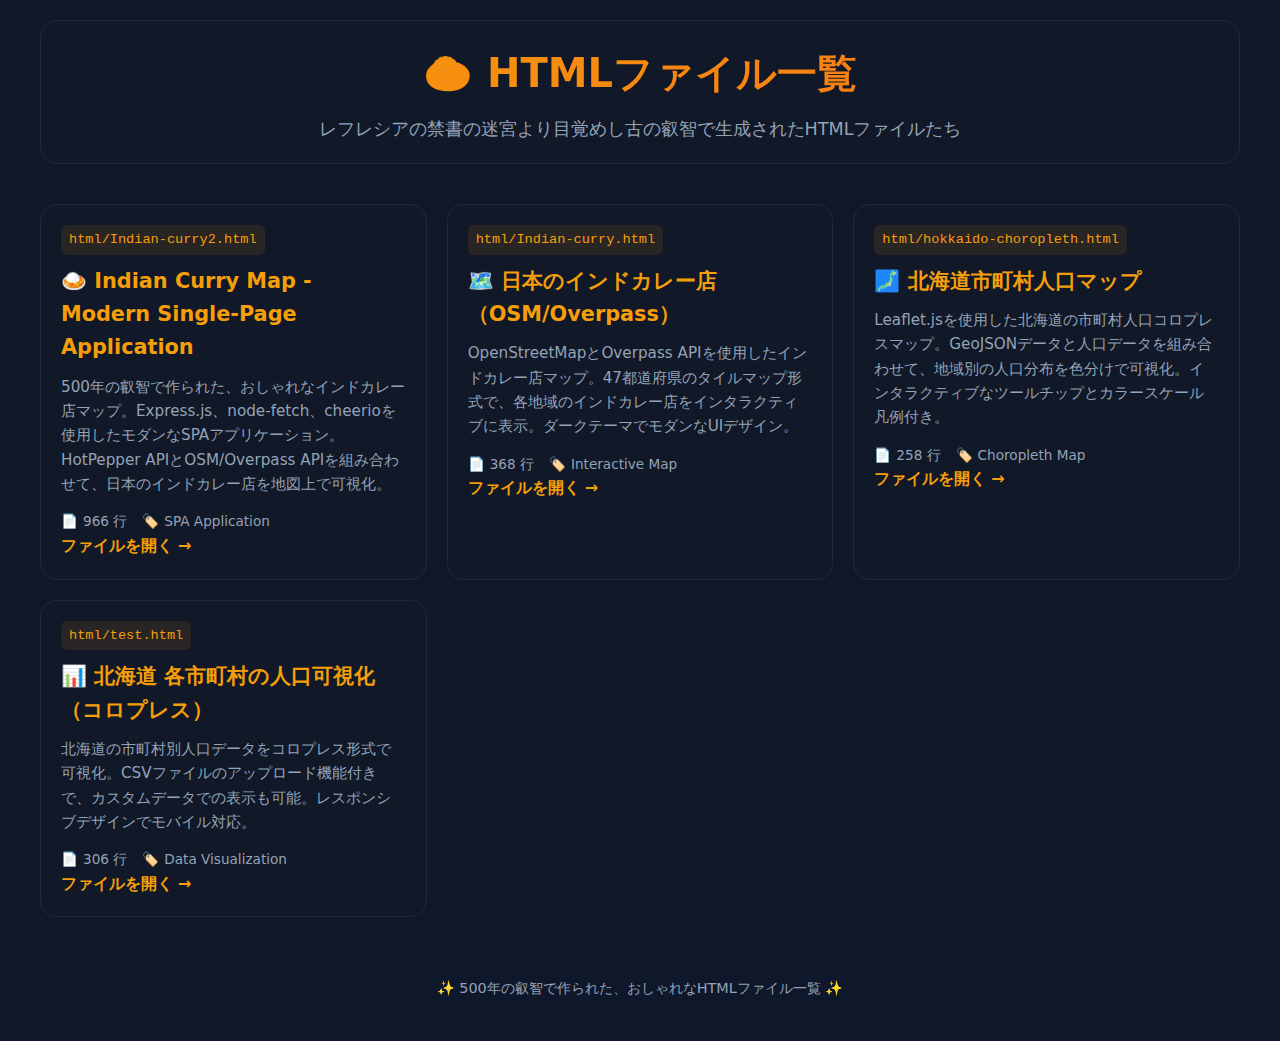
<file: index.html>
<!DOCTYPE html>
<html lang="ja">
<head>
    <meta charset="UTF-8">
    <meta name="viewport" content="width=device-width, initial-scale=1.0">
    <title>HTMLファイル一覧 - レフレシアの禁書の迷宮</title>
    <style>
        :root {
            --bg: #0f172a;
            --card: #111827;
            --accent: #f59e0b;
            --text: #e5e7eb;
            --muted: #94a3b8;
            --border: #1f2937;
        }
        
        * {
            box-sizing: border-box;
            margin: 0;
            padding: 0;
        }
        
        body {
            background: var(--bg);
            color: var(--text);
            font-family: system-ui, -apple-system, "Segoe UI", Roboto, "Hiragino Kaku Gothic ProN", Meiryo, sans-serif;
            line-height: 1.6;
            padding: 20px;
        }
        
        .container {
            max-width: 1200px;
            margin: 0 auto;
        }
        
        header {
            text-align: center;
            margin-bottom: 40px;
            padding: 20px;
            background: var(--card);
            border-radius: 16px;
            border: 1px solid var(--border);
        }
        
        h1 {
            font-size: 2.5rem;
            margin-bottom: 10px;
            background: linear-gradient(135deg, #f59e0b, #f97316);
            -webkit-background-clip: text;
            -webkit-text-fill-color: transparent;
            background-clip: text;
        }
        
        .subtitle {
            color: var(--muted);
            font-size: 1.1rem;
        }
        
        .grid {
            display: grid;
            grid-template-columns: repeat(auto-fit, minmax(350px, 1fr));
            gap: 20px;
            margin-top: 30px;
        }
        
        .card {
            background: var(--card);
            border: 1px solid var(--border);
            border-radius: 16px;
            padding: 20px;
            transition: all 0.3s ease;
            cursor: pointer;
            position: relative;
            overflow: hidden;
        }
        
        .card::before {
            content: '';
            position: absolute;
            top: 0;
            left: 0;
            right: 0;
            height: 4px;
            background: linear-gradient(90deg, #f59e0b, #f97316);
            transform: scaleX(0);
            transition: transform 0.3s ease;
        }
        
        .card:hover {
            transform: translateY(-4px);
            box-shadow: 0 10px 30px rgba(0, 0, 0, 0.3);
            border-color: var(--accent);
        }
        
        .card:hover::before {
            transform: scaleX(1);
        }
        
        .card h3 {
            font-size: 1.3rem;
            margin-bottom: 10px;
            color: var(--accent);
        }
        
        .card p {
            color: var(--muted);
            margin-bottom: 15px;
            font-size: 0.95rem;
        }
        
        .card .filename {
            font-family: 'Courier New', monospace;
            background: rgba(245, 158, 11, 0.1);
            padding: 4px 8px;
            border-radius: 6px;
            font-size: 0.85rem;
            color: var(--accent);
            display: inline-block;
            margin-bottom: 10px;
        }
        
        .card .link {
            color: var(--accent);
            text-decoration: none;
            font-weight: 600;
            display: inline-flex;
            align-items: center;
            gap: 5px;
        }
        
        .card .link:hover {
            text-decoration: underline;
        }
        
        .card .link::after {
            content: '→';
            transition: transform 0.2s ease;
        }
        
        .card:hover .link::after {
            transform: translateX(4px);
        }
        
        .stats {
            display: flex;
            gap: 15px;
            margin-top: 15px;
            font-size: 0.85rem;
            color: var(--muted);
        }
        
        .stat {
            display: flex;
            align-items: center;
            gap: 5px;
        }
        
        .footer {
            text-align: center;
            margin-top: 40px;
            padding: 20px;
            color: var(--muted);
            font-size: 0.9rem;
        }
        
        @media (max-width: 768px) {
            .grid {
                grid-template-columns: 1fr;
            }
            
            h1 {
                font-size: 2rem;
            }
            
            .container {
                padding: 10px;
            }
        }
    </style>
</head>
<body>
    <div class="container">
        <header>
            <h1>🍛 HTMLファイル一覧</h1>
            <p class="subtitle">レフレシアの禁書の迷宮より目覚めし古の叡智で生成されたHTMLファイルたち</p>
        </header>
        
        <div class="grid" id="fileGrid">
            <!-- ファイルカードがここに動的に生成される -->
        </div>
        
        <div class="footer">
            <p>✨ 500年の叡智で作られた、おしゃれなHTMLファイル一覧 ✨</p>
        </div>
    </div>

    <script>
        // ファイル情報の定義（htmlディレクトリ内のファイル）
        const files = [
            {
                filename: 'html/Indian-curry2.html',
                title: '🍛 Indian Curry Map - Modern Single-Page Application',
                description: '500年の叡智で作られた、おしゃれなインドカレー店マップ。Express.js、node-fetch、cheerioを使用したモダンなSPAアプリケーション。HotPepper APIとOSM/Overpass APIを組み合わせて、日本のインドカレー店を地図上で可視化。',
                lines: 966,
                type: 'SPA Application'
            },
            {
                filename: 'html/Indian-curry.html',
                title: '🗺️ 日本のインドカレー店（OSM/Overpass）',
                description: 'OpenStreetMapとOverpass APIを使用したインドカレー店マップ。47都道府県のタイルマップ形式で、各地域のインドカレー店をインタラクティブに表示。ダークテーマでモダンなUIデザイン。',
                lines: 368,
                type: 'Interactive Map'
            },
            {
                filename: 'html/hokkaido-choropleth.html',
                title: '🗾 北海道市町村人口マップ',
                description: 'Leaflet.jsを使用した北海道の市町村人口コロプレスマップ。GeoJSONデータと人口データを組み合わせて、地域別の人口分布を色分けで可視化。インタラクティブなツールチップとカラースケール凡例付き。',
                lines: 258,
                type: 'Choropleth Map'
            },
            {
                filename: 'html/test.html',
                title: '📊 北海道 各市町村の人口可視化（コロプレス）',
                description: '北海道の市町村別人口データをコロプレス形式で可視化。CSVファイルのアップロード機能付きで、カスタムデータでの表示も可能。レスポンシブデザインでモバイル対応。',
                lines: 306,
                type: 'Data Visualization'
            }
        ];

        // ファイルカードを生成
        function generateFileCards() {
            const grid = document.getElementById('fileGrid');
            
            files.forEach(file => {
                const card = document.createElement('div');
                card.className = 'card';
                
                card.innerHTML = `
                    <div class="filename">${file.filename}</div>
                    <h3>${file.title}</h3>
                    <p>${file.description}</p>
                    <div class="stats">
                        <span class="stat">
                            <span>📄</span>
                            <span>${file.lines} 行</span>
                        </span>
                        <span class="stat">
                            <span>🏷️</span>
                            <span>${file.type}</span>
                        </span>
                    </div>
                    <a href="${file.filename}" class="link" target="_blank">
                        ファイルを開く
                    </a>
                `;
                
                grid.appendChild(card);
            });
        }

        // ページ読み込み時にカードを生成
        document.addEventListener('DOMContentLoaded', generateFileCards);
    </script>
</body>
</html>
</file>
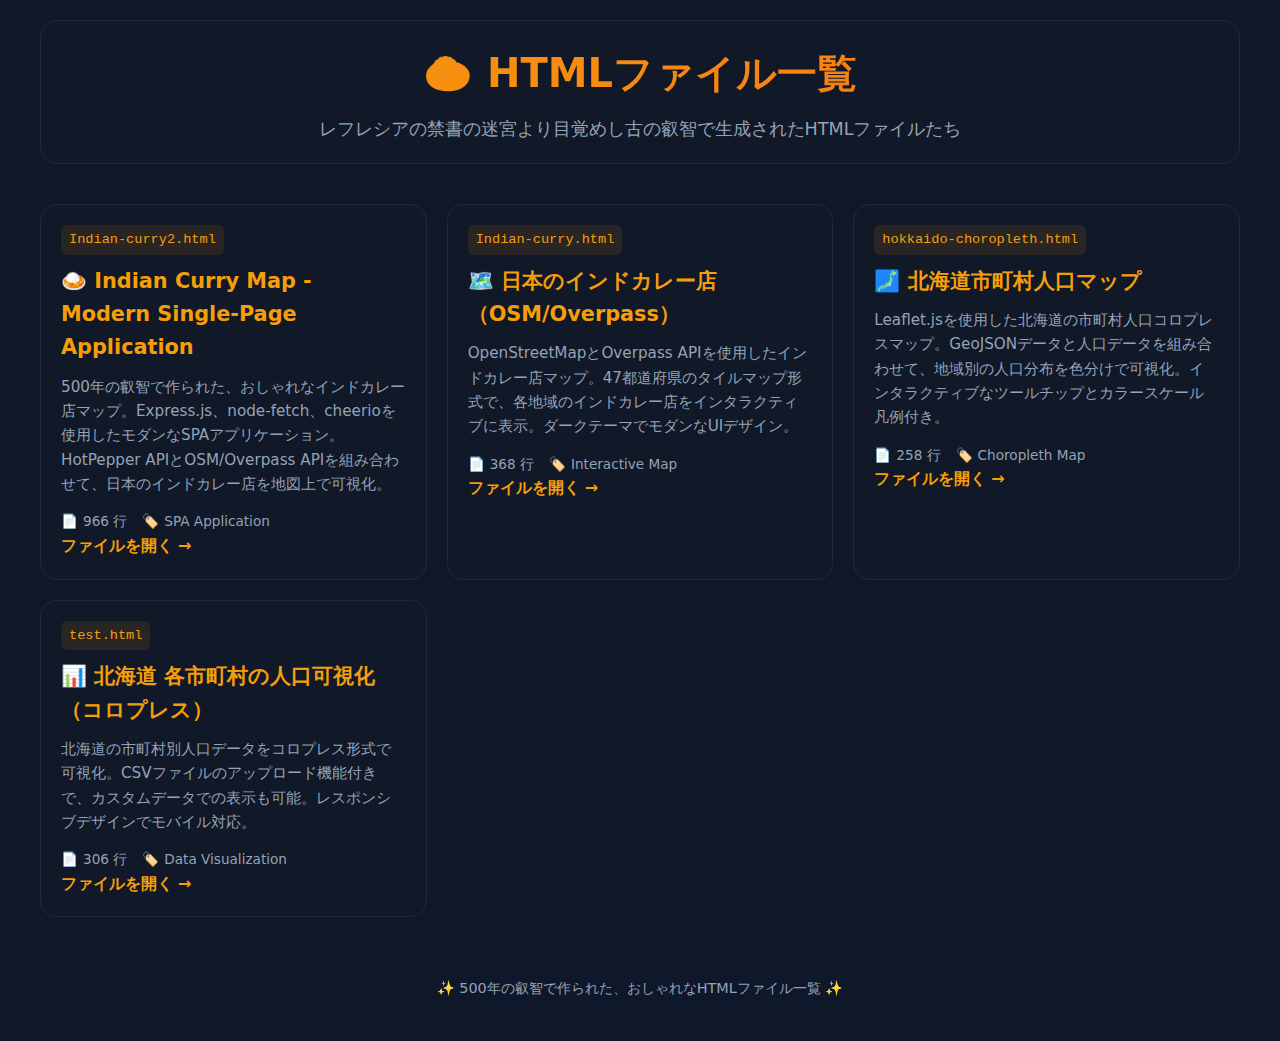
<file: html/index.html>
<!DOCTYPE html>
<html lang="ja">
<head>
    <meta charset="UTF-8">
    <meta name="viewport" content="width=device-width, initial-scale=1.0">
    <title>HTMLファイル一覧 - レフレシアの禁書の迷宮</title>
    <style>
        :root {
            --bg: #0f172a;
            --card: #111827;
            --accent: #f59e0b;
            --text: #e5e7eb;
            --muted: #94a3b8;
            --border: #1f2937;
        }
        
        * {
            box-sizing: border-box;
            margin: 0;
            padding: 0;
        }
        
        body {
            background: var(--bg);
            color: var(--text);
            font-family: system-ui, -apple-system, "Segoe UI", Roboto, "Hiragino Kaku Gothic ProN", Meiryo, sans-serif;
            line-height: 1.6;
            padding: 20px;
        }
        
        .container {
            max-width: 1200px;
            margin: 0 auto;
        }
        
        header {
            text-align: center;
            margin-bottom: 40px;
            padding: 20px;
            background: var(--card);
            border-radius: 16px;
            border: 1px solid var(--border);
        }
        
        h1 {
            font-size: 2.5rem;
            margin-bottom: 10px;
            background: linear-gradient(135deg, #f59e0b, #f97316);
            -webkit-background-clip: text;
            -webkit-text-fill-color: transparent;
            background-clip: text;
        }
        
        .subtitle {
            color: var(--muted);
            font-size: 1.1rem;
        }
        
        .grid {
            display: grid;
            grid-template-columns: repeat(auto-fit, minmax(350px, 1fr));
            gap: 20px;
            margin-top: 30px;
        }
        
        .card {
            background: var(--card);
            border: 1px solid var(--border);
            border-radius: 16px;
            padding: 20px;
            transition: all 0.3s ease;
            cursor: pointer;
            position: relative;
            overflow: hidden;
        }
        
        .card::before {
            content: '';
            position: absolute;
            top: 0;
            left: 0;
            right: 0;
            height: 4px;
            background: linear-gradient(90deg, #f59e0b, #f97316);
            transform: scaleX(0);
            transition: transform 0.3s ease;
        }
        
        .card:hover {
            transform: translateY(-4px);
            box-shadow: 0 10px 30px rgba(0, 0, 0, 0.3);
            border-color: var(--accent);
        }
        
        .card:hover::before {
            transform: scaleX(1);
        }
        
        .card h3 {
            font-size: 1.3rem;
            margin-bottom: 10px;
            color: var(--accent);
        }
        
        .card p {
            color: var(--muted);
            margin-bottom: 15px;
            font-size: 0.95rem;
        }
        
        .card .filename {
            font-family: 'Courier New', monospace;
            background: rgba(245, 158, 11, 0.1);
            padding: 4px 8px;
            border-radius: 6px;
            font-size: 0.85rem;
            color: var(--accent);
            display: inline-block;
            margin-bottom: 10px;
        }
        
        .card .link {
            color: var(--accent);
            text-decoration: none;
            font-weight: 600;
            display: inline-flex;
            align-items: center;
            gap: 5px;
        }
        
        .card .link:hover {
            text-decoration: underline;
        }
        
        .card .link::after {
            content: '→';
            transition: transform 0.2s ease;
        }
        
        .card:hover .link::after {
            transform: translateX(4px);
        }
        
        .stats {
            display: flex;
            gap: 15px;
            margin-top: 15px;
            font-size: 0.85rem;
            color: var(--muted);
        }
        
        .stat {
            display: flex;
            align-items: center;
            gap: 5px;
        }
        
        .footer {
            text-align: center;
            margin-top: 40px;
            padding: 20px;
            color: var(--muted);
            font-size: 0.9rem;
        }
        
        @media (max-width: 768px) {
            .grid {
                grid-template-columns: 1fr;
            }
            
            h1 {
                font-size: 2rem;
            }
            
            .container {
                padding: 10px;
            }
        }
    </style>
</head>
<body>
    <div class="container">
        <header>
            <h1>🍛 HTMLファイル一覧</h1>
            <p class="subtitle">レフレシアの禁書の迷宮より目覚めし古の叡智で生成されたHTMLファイルたち</p>
        </header>
        
        <div class="grid" id="fileGrid">
            <!-- ファイルカードがここに動的に生成される -->
        </div>
        
        <div class="footer">
            <p>✨ 500年の叡智で作られた、おしゃれなHTMLファイル一覧 ✨</p>
        </div>
    </div>

    <script>
        // ファイル情報の定義
        const files = [
            {
                filename: 'Indian-curry2.html',
                title: '🍛 Indian Curry Map - Modern Single-Page Application',
                description: '500年の叡智で作られた、おしゃれなインドカレー店マップ。Express.js、node-fetch、cheerioを使用したモダンなSPAアプリケーション。HotPepper APIとOSM/Overpass APIを組み合わせて、日本のインドカレー店を地図上で可視化。',
                lines: 966,
                type: 'SPA Application'
            },
            {
                filename: 'Indian-curry.html',
                title: '🗺️ 日本のインドカレー店（OSM/Overpass）',
                description: 'OpenStreetMapとOverpass APIを使用したインドカレー店マップ。47都道府県のタイルマップ形式で、各地域のインドカレー店をインタラクティブに表示。ダークテーマでモダンなUIデザイン。',
                lines: 368,
                type: 'Interactive Map'
            },
            {
                filename: 'hokkaido-choropleth.html',
                title: '🗾 北海道市町村人口マップ',
                description: 'Leaflet.jsを使用した北海道の市町村人口コロプレスマップ。GeoJSONデータと人口データを組み合わせて、地域別の人口分布を色分けで可視化。インタラクティブなツールチップとカラースケール凡例付き。',
                lines: 258,
                type: 'Choropleth Map'
            },
            {
                filename: 'test.html',
                title: '📊 北海道 各市町村の人口可視化（コロプレス）',
                description: '北海道の市町村別人口データをコロプレス形式で可視化。CSVファイルのアップロード機能付きで、カスタムデータでの表示も可能。レスポンシブデザインでモバイル対応。',
                lines: 306,
                type: 'Data Visualization'
            }
        ];

        // ファイルカードを生成
        function generateFileCards() {
            const grid = document.getElementById('fileGrid');
            
            files.forEach(file => {
                const card = document.createElement('div');
                card.className = 'card';
                
                card.innerHTML = `
                    <div class="filename">${file.filename}</div>
                    <h3>${file.title}</h3>
                    <p>${file.description}</p>
                    <div class="stats">
                        <span class="stat">
                            <span>📄</span>
                            <span>${file.lines} 行</span>
                        </span>
                        <span class="stat">
                            <span>🏷️</span>
                            <span>${file.type}</span>
                        </span>
                    </div>
                    <a href="${file.filename}" class="link" target="_blank">
                        ファイルを開く
                    </a>
                `;
                
                grid.appendChild(card);
            });
        }

        // ページ読み込み時にカードを生成
        document.addEventListener('DOMContentLoaded', generateFileCards);
    </script>
</body>
</html>
</file>
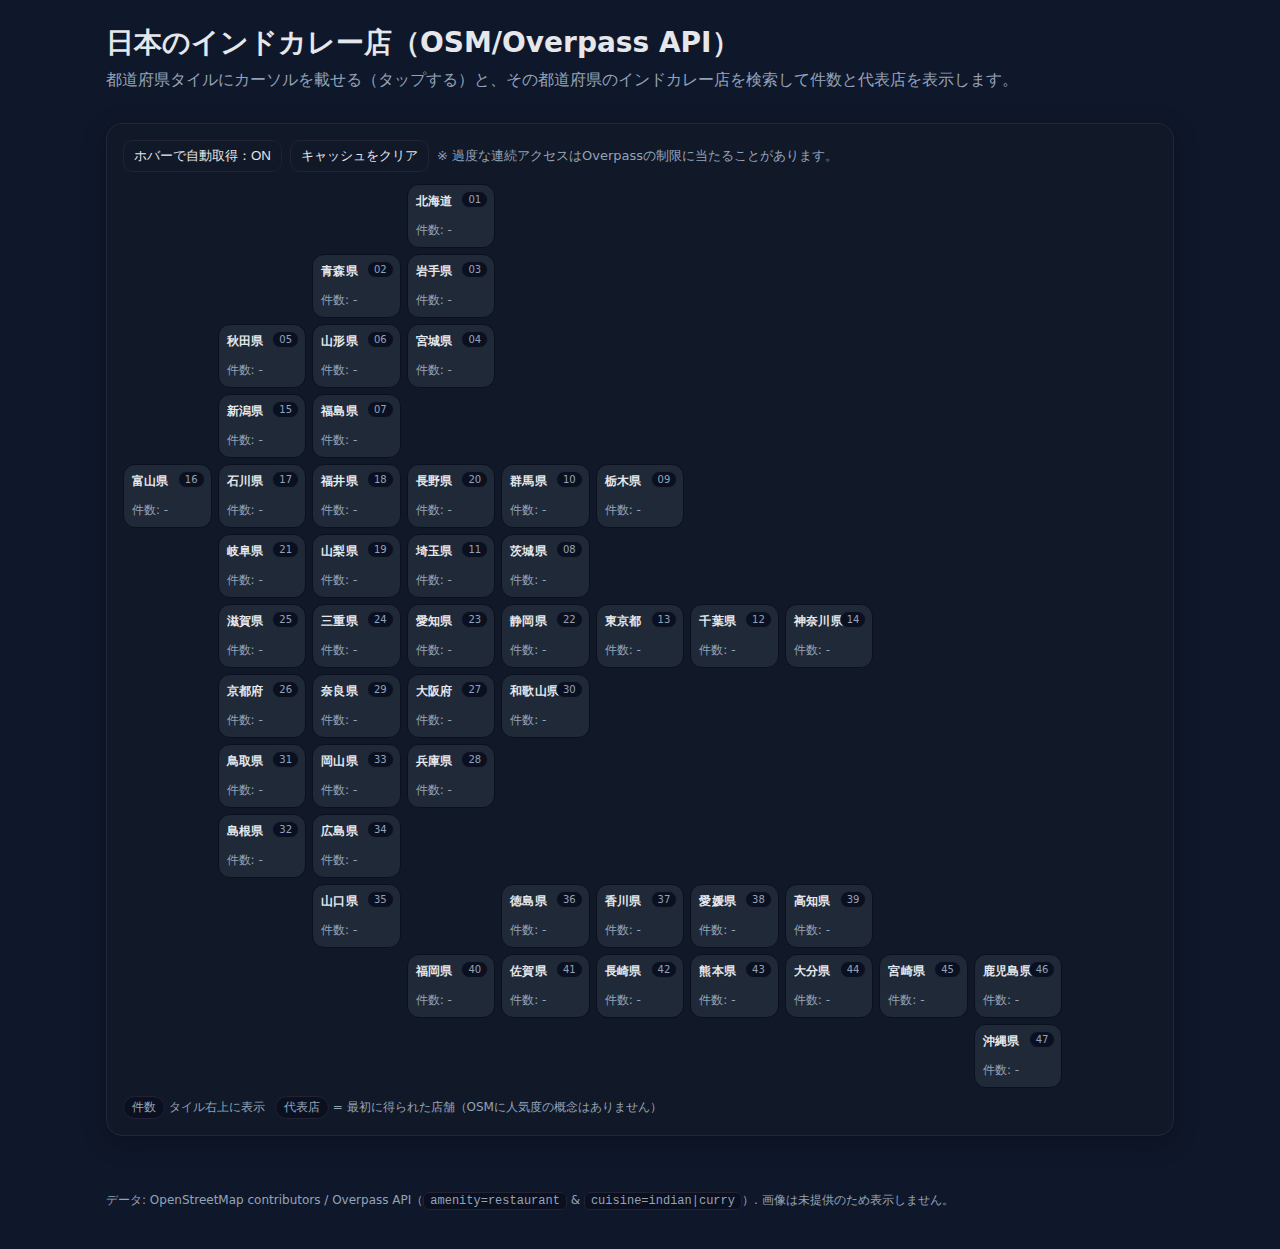
<file: Indian-curry.html>
<!DOCTYPE html>
<html lang="ja">
<head>
<meta charset="UTF-8" />
<meta name="viewport" content="width=device-width, initial-scale=1.0"/>
<title>日本のインドカレー店（OSM/Overpass）</title>
<style>
  :root {
    --bg: #0f172a;            /* slate-900 */
    --card: #111827;          /* gray-900 */
    --tile: #1f2937;          /* gray-800 */
    --tile-hover: #334155;    /* slate-700 */
    --accent: #f59e0b;        /* amber-500 */
    --text: #e5e7eb;          /* gray-200 */
    --muted: #94a3b8;         /* slate-400 */
    --ok: #10b981;            /* emerald-500 */
    --warn: #f59e0b;          /* amber-500 */
    --err: #ef4444;           /* red-500 */
  }
  *{box-sizing:border-box}
  body{
    margin:0;
    background:var(--bg);
    color:var(--text);
    font-family: system-ui,-apple-system,Segoe UI,Roboto,Helvetica,Arial,"Apple Color Emoji","Segoe UI Emoji";
  }
  header{
    max-width:1100px;
    margin:24px auto 8px;
    padding:0 16px;
  }
  h1{margin:0 0 8px;font-size:clamp(20px,3vw,28px)}
  p.lead{margin:0;color:var(--muted)}
  .wrap{
    max-width:1100px;
    margin:16px auto 40px;
    padding:16px;
  }
  .panel{
    background:var(--card);
    border:1px solid #1f2937;
    border-radius:16px;
    padding:16px;
    box-shadow: 0 6px 24px rgba(0,0,0,.25);
  }
  .controls{
    display:flex;gap:8px;flex-wrap:wrap;align-items:center;margin-bottom:12px
  }
  .hint{color:var(--muted);font-size:13px}
  .grid{
    display:grid;
    /* 47都道府県タイルマップ（おおよその位置関係で並べたグリッド） */
    grid-template-columns: repeat(11, minmax(62px, 1fr));
    gap:6px;
  }
  .tile{
    background:var(--tile);
    border:1px solid #0b1020;
    border-radius:12px;
    padding:8px;
    min-height:64px;
    display:flex;flex-direction:column;justify-content:space-between;
    cursor:pointer;
    transition:transform .1s ease, background .1s ease, border-color .1s ease;
    position:relative;
  }
  .tile:hover{ background:var(--tile-hover); transform:translateY(-1px); border-color:#223; }
  .tile .name{font-size:12px;font-weight:600;letter-spacing:.02em}
  .tile .count{font-size:12px;color:var(--muted)}
  .tile.loading .count::after{content:" 取得中…"}
  .badge{
    position:absolute; top:6px; right:6px;
    font-size:10px; padding:2px 6px; border-radius:999px;
    background:#0b1020; color:var(--muted); border:1px solid #1f2937;
  }
  .legend{display:flex;gap:10px;flex-wrap:wrap;margin:8px 0 0}
  .legend span{font-size:12px;color:var(--muted)}
  .legend .pill{display:inline-block;padding:2px 8px;border-radius:999px;border:1px solid #223;background:#0b1020}
  /* ポップアップ(ツールチップ) */
  .tooltip{
    position:fixed; z-index:50; max-width:360px;
    background:#0b1020; color:var(--text);
    border:1px solid #223; border-radius:12px; padding:12px 14px;
    box-shadow: 0 10px 30px rgba(0,0,0,.4);
    display:none;
  }
  .tooltip h3{margin:0 0 6px;font-size:16px}
  .tooltip p{margin:0;color:var(--muted);font-size:13px;line-height:1.35}
  .tooltip .meta{display:flex;gap:8px;margin-top:8px}
  .tooltip .meta a{color:var(--accent);text-decoration:none;font-size:12px}
  .tooltip .kpi{margin-top:8px;font-size:12px;color:var(--muted)}
  footer{max-width:1100px;margin:12px auto 40px;padding:0 16px;color:var(--muted);font-size:12px}
  code{background:#0b1020;border:1px solid #223;padding:1px 6px;border-radius:6px}
  button{
    background:transparent;border:1px solid #223;border-radius:10px;
    color:var(--text);padding:6px 10px;cursor:pointer
  }
  button:hover{background:#0b1020}
</style>
</head>
<body>
  <header>
    <h1>日本のインドカレー店（OSM/Overpass API）</h1>
    <p class="lead">都道府県タイルにカーソルを載せる（タップする）と、その都道府県のインドカレー店を検索して件数と代表店を表示します。</p>
  </header>

  <div class="wrap">
    <div class="panel">
      <div class="controls">
        <button id="toggle-hover">ホバーで自動取得：<span id="hover-state">ON</span></button>
        <button id="clear-cache">キャッシュをクリア</button>
        <span class="hint">※ 過度な連続アクセスはOverpassの制限に当たることがあります。</span>
      </div>

      <div id="grid" class="grid" aria-live="polite"></div>

      <div class="legend">
        <span><span class="pill">件数</span> タイル右上に表示</span>
        <span><span class="pill">代表店</span> = 最初に得られた店舗（OSMに人気度の概念はありません）</span>
      </div>
    </div>
  </div>

  <div id="tooltip" class="tooltip" role="dialog" aria-modal="false"></div>

  <footer>
    データ: OpenStreetMap contributors / Overpass API（<code>amenity=restaurant</code> &amp; <code>cuisine=indian|curry</code>）. 画像は未提供のため表示しません。
  </footer>

<script>
/** =========================
 *  都道府県データ（名前とJISコード）
 *  ========================= */
const PREFS = [
  {code:"01", name:"北海道"}, {code:"02", name:"青森県"}, {code:"03", name:"岩手県"},
  {code:"04", name:"宮城県"}, {code:"05", name:"秋田県"}, {code:"06", name:"山形県"},
  {code:"07", name:"福島県"}, {code:"08", name:"茨城県"}, {code:"09", name:"栃木県"},
  {code:"10", name:"群馬県"}, {code:"11", name:"埼玉県"}, {code:"12", name:"千葉県"},
  {code:"13", name:"東京都"}, {code:"14", name:"神奈川県"}, {code:"15", name:"新潟県"},
  {code:"16", name:"富山県"}, {code:"17", name:"石川県"}, {code:"18", name:"福井県"},
  {code:"19", name:"山梨県"}, {code:"20", name:"長野県"}, {code:"21", name:"岐阜県"},
  {code:"22", name:"静岡県"}, {code:"23", name:"愛知県"}, {code:"24", name:"三重県"},
  {code:"25", name:"滋賀県"}, {code:"26", name:"京都府"}, {code:"27", name:"大阪府"},
  {code:"28", name:"兵庫県"}, {code:"29", name:"奈良県"}, {code:"30", name:"和歌山県"},
  {code:"31", name:"鳥取県"}, {code:"32", name:"島根県"}, {code:"33", name:"岡山県"},
  {code:"34", name:"広島県"}, {code:"35", name:"山口県"}, {code:"36", name:"徳島県"},
  {code:"37", name:"香川県"}, {code:"38", name:"愛媛県"}, {code:"39", name:"高知県"},
  {code:"40", name:"福岡県"}, {code:"41", name:"佐賀県"}, {code:"42", name:"長崎県"},
  {code:"43", name:"熊本県"}, {code:"44", name:"大分県"}, {code:"45", name:"宮崎県"},
  {code:"46", name:"鹿児島県"}, {code:"47", name:"沖縄県"},
];

/** =========================
 *  タイルマップのレイアウト（行優先、空白は""）
 *  おおよそ日本列島の形を意識した並び
 *  ========================= */
const TILE_LAYOUT = [
  ["", "", "", "北海道", "", "", "", "", "", "", ""],
  ["", "", "青森県", "岩手県", "", "", "", "", "", "", ""],
  ["", "秋田県", "山形県", "宮城県", "", "", "", "", "", "", ""],
  ["", "新潟県", "福島県", "", "", "", "", "", "", "", ""],
  ["富山県", "石川県", "福井県", "長野県", "群馬県", "栃木県", "", "", "", "", ""],
  ["", "岐阜県", "山梨県", "埼玉県", "茨城県", "", "", "", "", "", ""],
  ["", "滋賀県", "三重県", "愛知県", "静岡県", "東京都", "千葉県", "神奈川県", "", "", ""],
  ["", "京都府", "奈良県", "大阪府", "和歌山県", "", "", "", "", "", ""],
  ["", "鳥取県", "岡山県", "兵庫県", "", "", "", "", "", "", ""],
  ["", "島根県", "広島県", "", "", "", "", "", "", "", ""],
  ["", "", "山口県", "", "徳島県", "香川県", "愛媛県", "高知県", "", "", ""],
  ["", "", "", "福岡県", "佐賀県", "長崎県", "熊本県", "大分県", "宮崎県", "鹿児島県", ""],
  ["", "", "", "", "", "", "", "", "", "沖縄県", ""],
];

/** =========================
 *  UI生成
 *  ========================= */
const gridEl = document.getElementById('grid');
const tooltip = document.getElementById('tooltip');
const state = { hoverFetch: true };
const cache = new Map(); // key: prefecture name, value: {count, first, ts}

function makeTile(prefName){
  const code = PREFS.find(p=>p.name===prefName)?.code || "";
  const tile = document.createElement('div');
  tile.className = 'tile';
  tile.dataset.pref = prefName;
  tile.innerHTML = `
    <div class="badge">${code || "--"}</div>
    <div class="name">${prefName}</div>
    <div class="count">件数: <span class="v">-</span></div>
  `;
  // イベント
  tile.addEventListener('mouseenter', (e)=> state.hoverFetch && handleFetchAndShow(e.currentTarget, e));
  tile.addEventListener('mousemove', positionTooltip);
  tile.addEventListener('mouseleave', hideTooltip);
  tile.addEventListener('click', (e)=> handleFetchAndShow(e.currentTarget, e));
  return tile;
}

function buildGrid(){
  TILE_LAYOUT.forEach(row=>{
    row.forEach(cell=>{
      const holder = document.createElement('div');
      if(cell){
        holder.replaceWith(makeTile(cell));
        gridEl.appendChild(makeTile(cell));
      }else{
        const spacer = document.createElement('div');
        spacer.style.visibility='hidden';
        spacer.style.minHeight='64px';
        gridEl.appendChild(spacer);
      }
    });
  });
}
buildGrid();

/** =========================
 *  Overpassクエリ
 *  ========================= */
function overpassQuery(prefName){
  // admin_level=4 は都道府県境界
  const q = `
[out:json][timeout:25];
area["name"="${prefName}"]["boundary"="administrative"]["admin_level"="4"]->.searchArea;
(
  node["amenity"="restaurant"]["cuisine"~"^indian$|^curry$"](area.searchArea);
  way["amenity"="restaurant"]["cuisine"~"^indian$|^curry$"](area.searchArea);
  relation["amenity"="restaurant"]["cuisine"~"^indian$|^curry$"](area.searchArea);
);
out tags center;
`;
  const url = "https://overpass-api.de/api/interpreter?data=" + encodeURIComponent(q);
  return fetch(url).then(r=>{
    if(!r.ok) throw new Error("Overpass Error: "+r.status);
    return r.json();
  });
}

function buildAddress(tags, fallbackPref){
  // OSMは住所の粒度がまちまちなので、持っている情報をつなぐ
  const parts = [
    tags["addr:prefecture"] || fallbackPref || "",
    tags["addr:city"] || "",
    tags["addr:ward"] || "",
    tags["addr:district"] || "",
    tags["addr:suburb"] || "",
    tags["addr:neighbourhood"] || "",
    tags["addr:street"] || "",
    tags["addr:block"] || "",
    tags["addr:housenumber"] || "",
    tags["addr:full"] || ""
  ].filter(Boolean);
  // addr:full があると重複することがあるので重複除去
  const uniq = [];
  for(const p of parts){ if(!uniq.includes(p)) uniq.push(p); }
  const joined = uniq.join('');
  return joined || "(住所情報なし)";
}

/** =========================
 *  取得 & 表示
 *  ========================= */
async function handleFetchAndShow(tile, ev){
  const pref = tile.dataset.pref;
  const countEl = tile.querySelector('.v');

  // キャッシュがあればそれを使う
  if(cache.has(pref)){
    const data = cache.get(pref);
    countEl.textContent = data.count;
    showTooltip(pref, data, ev);
    return;
  }

  // 取得中UI
  tile.classList.add('loading');

  try{
    const json = await overpassQuery(pref);
    const elements = json.elements || [];
    const count = elements.length;

    // 代表店（最初の要素）
    const first = elements[0] || null;
    const firstName = first?.tags?.name || "(店名不明)";
    const lat = first?.lat || first?.center?.lat;
    const lon = first?.lon || first?.center?.lon;

    const addr = first?.tags ? buildAddress(first.tags, pref) : "(住所情報なし)";

    const osmLink = (lat && lon)
      ? `https://www.openstreetmap.org/?mlat=${lat}&mlon=${lon}#map=18/${lat}/${lon}`
      : `https://www.openstreetmap.org/search?query=${encodeURIComponent(firstName)}`;

    const payload = { count, first: { name:firstName, addr, lat, lon, osmLink }, ts: Date.now() };
    cache.set(pref, payload);

    countEl.textContent = count;
    showTooltip(pref, payload, ev);
  }catch(err){
    countEl.textContent = "エラー";
    showTooltip(pref, { error: err.message }, ev);
  }finally{
    tile.classList.remove('loading');
  }
}

function showTooltip(prefName, data, ev){
  tooltip.style.display = 'block';
  if(data?.error){
    tooltip.innerHTML = `
      <h3>${prefName}</h3>
      <p style="color:var(--err)">取得に失敗しました: ${escapeHtml(data.error)}</p>
    `;
  }else{
    const c = data.count ?? 0;
    const first = data.first;
    tooltip.innerHTML = `
      <h3>${prefName} のインドカレー店</h3>
      <div class="kpi">件数: <strong>${c}</strong></div>
      ${first ? `
        <p style="margin-top:6px"><strong>代表店</strong>: ${escapeHtml(first.name)}</p>
        <p>${escapeHtml(first.addr)}</p>
        <div class="meta">
          <a href="${first.osmLink}" target="_blank" rel="noopener">OSMで見る</a>
        </div>
      ` : `<p>店舗データが見つかりませんでした。</p>`}
      <p class="kpi">データ: OpenStreetMap / Overpass</p>
    `;
  }
  positionTooltip(ev);
}

function positionTooltip(ev){
  const pad = 12;
  const vw = window.innerWidth, vh = window.innerHeight;
  const rect = { w: tooltip.offsetWidth, h: tooltip.offsetHeight };
  let x = ev.clientX + pad;
  let y = ev.clientY + pad;
  if(x + rect.w + pad > vw) x = ev.clientX - rect.w - pad;
  if(y + rect.h + pad > vh) y = ev.clientY - rect.h - pad;
  tooltip.style.left = Math.max(8, x) + 'px';
  tooltip.style.top  = Math.max(8, y) + 'px';
}

function hideTooltip(){
  tooltip.style.display = 'none';
}
function escapeHtml(s){
  return String(s).replace(/[&<>"']/g, m=>({ "&":"&amp;","<":"&lt;",">":"&gt;",'"':"&quot;","'":"&#39;" }[m]));
}

/** =========================
 *  コントロール
 *  ========================= */
document.getElementById('toggle-hover').addEventListener('click', ()=>{
  state.hoverFetch = !state.hoverFetch;
  document.getElementById('hover-state').textContent = state.hoverFetch ? "ON" : "OFF";
});
document.getElementById('clear-cache').addEventListener('click', ()=>{
  cache.clear();
  document.querySelectorAll('.tile .v').forEach(v=> v.textContent='-');
});

</script>
</body>
</html>
</file>
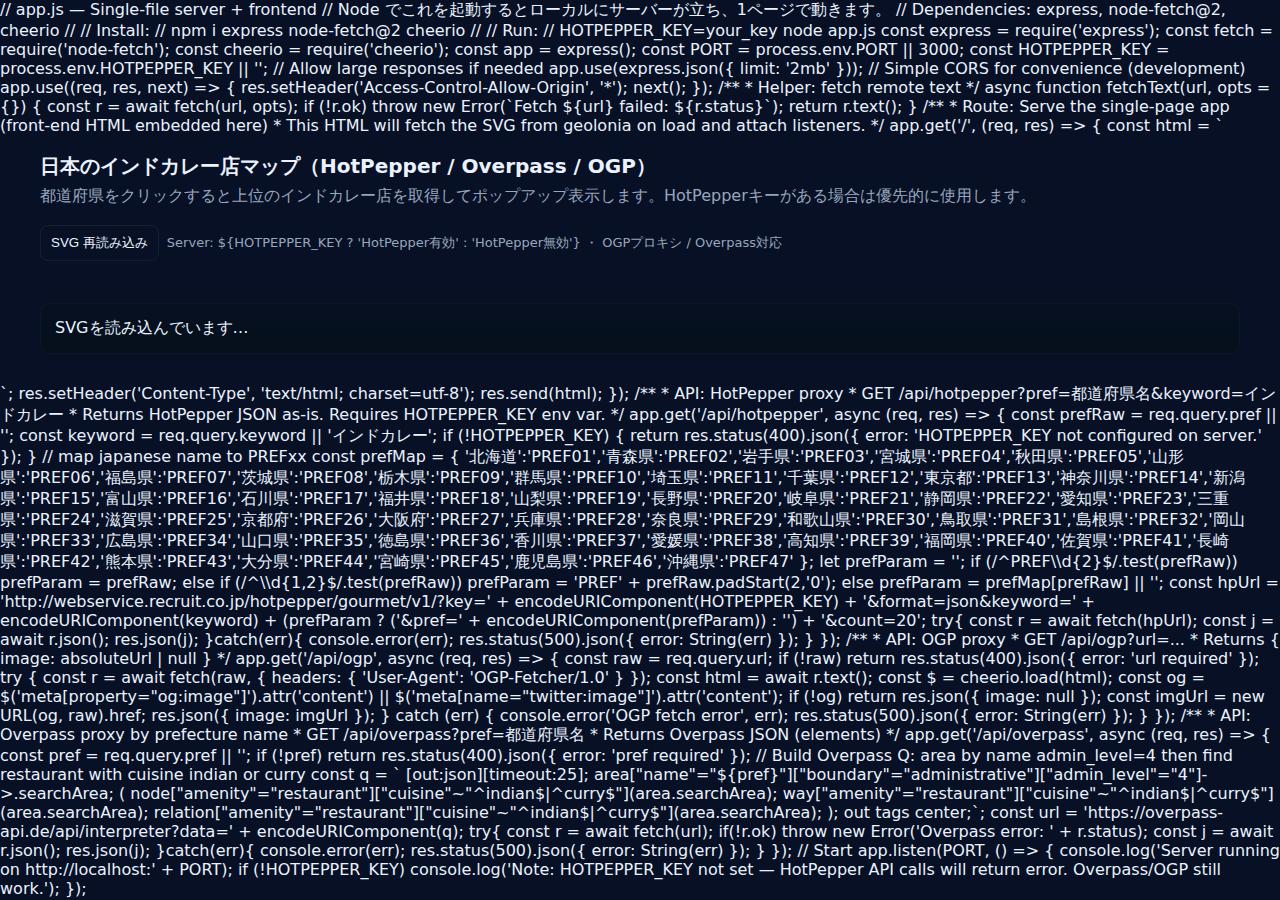
<file: Indian-curry2.html>
// app.js — Single-file server + frontend
// Node でこれを起動するとローカルにサーバーが立ち、1ページで動きます。
// Dependencies: express, node-fetch@2, cheerio
//
// Install:
//   npm i express node-fetch@2 cheerio
//
// Run:
//   HOTPEPPER_KEY=your_key node app.js

const express = require('express');
const fetch = require('node-fetch');
const cheerio = require('cheerio');
const app = express();
const PORT = process.env.PORT || 3000;
const HOTPEPPER_KEY = process.env.HOTPEPPER_KEY || '';

// Allow large responses if needed
app.use(express.json({ limit: '2mb' }));

// Simple CORS for convenience (development)
app.use((req, res, next) => {
  res.setHeader('Access-Control-Allow-Origin', '*');
  next();
});

/**
 * Helper: fetch remote text
 */
async function fetchText(url, opts = {}) {
  const r = await fetch(url, opts);
  if (!r.ok) throw new Error(`Fetch ${url} failed: ${r.status}`);
  return r.text();
}

/**
 * Route: Serve the single-page app (front-end HTML embedded here)
 * This HTML will fetch the SVG from geolonia on load and attach listeners.
 */
app.get('/', (req, res) => {
  const html = `<!doctype html>
<html lang="ja">
<head>
<meta charset="utf-8" />
<meta name="viewport" content="width=device-width,initial-scale=1" />
<title>日本のインドカレー店マップ（1ファイル版）</title>
<style>
  :root{--bg:#071025;--card:#0b1220;--accent:#f59e0b;--muted:#98a6bd;--text:#eaf2ff}
  body{margin:0;background:var(--bg);color:var(--text);font-family:Inter,system-ui,-apple-system,Segoe UI,Roboto,"Hiragino Kaku Gothic ProN","Noto Sans JP",sans-serif}
  header{padding:18px;max-width:1200px;margin:0 auto}
  h1{margin:0;font-size:20px}
  p.lead{margin:6px 0 0;color:var(--muted)}
  #map-wrap{max-width:1200px;margin:18px auto;padding:12px}
  #svg-container{background:linear-gradient(180deg,#061022 0%, #05101a 100%);padding:14px;border-radius:10px;border:1px solid rgba(255,255,255,0.03)}
  svg{width:100%;height:auto;display:block}
  .pref-hover{fill:var(--accent) !important; cursor:pointer; transition:fill .12s}
  .tooltip{position:fixed;z-index:9999;background:rgba(6,10,18,0.98);color:var(--text);padding:12px;border-radius:10px;border:1px solid rgba(255,255,255,0.04);display:none;max-width:420px;box-shadow:0 12px 40px rgba(2,6,23,0.6)}
  .tooltip h3{margin:0 0 6px;font-size:16px}
  .tooltip p{margin:0;color:var(--muted);font-size:13px}
  .controls{max-width:1200px;margin:0 auto;padding:0 12px 12px;display:flex;gap:8px;align-items:center}
  button{background:transparent;border:1px solid rgba(255,255,255,0.06);color:var(--text);padding:8px 10px;border-radius:8px;cursor:pointer}
  .small{font-size:13px;color:var(--muted)}
  img.shop-photo{max-width:100%;border-radius:8px;margin-top:8px}
  .meta{margin-top:8px;display:flex;gap:8px;flex-wrap:wrap}
  a.link{color:var(--accent);text-decoration:none}
  footer{max-width:1200px;margin:12px auto 40px;padding:0 12px;color:var(--muted);font-size:13px}
</style>
</head>
<body>
<header>
  <h1>日本のインドカレー店マップ（HotPepper / Overpass / OGP）</h1>
  <p class="lead">都道府県をクリックすると上位のインドカレー店を取得してポップアップ表示します。HotPepperキーがある場合は優先的に使用します。</p>
</header>

<div class="controls">
  <button id="btn-refresh">SVG 再読み込み</button>
  <div class="small">Server: ${HOTPEPPER_KEY ? 'HotPepper有効' : 'HotPepper無効'} ・ OGPプロキシ / Overpass対応</div>
</div>

<div id="map-wrap">
  <div id="svg-container">SVGを読み込んでいます…</div>
</div>

<div id="tooltip" class="tooltip" role="dialog" aria-live="polite"></div>

<script>
const svgContainer = document.getElementById('svg-container');
const tooltip = document.getElementById('tooltip');
const SERVER_BASE = location.origin;
const SVG_RAW = 'https://raw.githubusercontent.com/geolonia/japanese-prefectures/master/svg/japan.svg';

// fetch and inject SVG
async function loadSvg(){
  svgContainer.innerHTML = '読み込み中…';
  try{
    const r = await fetch(SVG_RAW);
    if(!r.ok) throw new Error('SVG取得失敗:'+r.status);
    const txt = await r.text();
    // Some SVGs may have scripts/styles; we insert as-is but sanitize basic script tags by removing them
    const clean = txt.replace(/<script[\\s\\S]*?<\\/script>/gi, '');
    svgContainer.innerHTML = clean;
    attachListeners();
  }catch(e){
    svgContainer.innerHTML = '<div style="padding:18px;background:#051222;border-radius:8px;color:#f8d7da">SVG読み込みエラー: '+e.message+'</div>';
    console.error(e);
  }
}

function attachListeners(){
  const svg = svgContainer.querySelector('svg');
  if(!svg) return;
  // find candidate elements representing prefectures
  const candidates = svg.querySelectorAll('[data-code], [data-name], path, g, polygon, rect');
  candidates.forEach(el=>{
    // try to get a readable pref name
    let pref = el.getAttribute('data-name') || el.getAttribute('data-pref') || el.getAttribute('data-code') || el.id || '';
    if(!pref){
      const title = el.querySelector ? el.querySelector('title') : null;
      if(title) pref = title.textContent || '';
    }
    pref = (pref || '').trim();
    if(pref){
      // attach events
      el.style.transition = 'fill .12s';
      el.addEventListener('mouseenter', ()=> el.classList.add('pref-hover'));
      el.addEventListener('mouseleave', ()=> el.classList.remove('pref-hover'));
      el.addEventListener('click', (ev)=> onPrefClick(ev, pref, el));
      // add role for accessibility
      el.setAttribute('role','button');
      el.setAttribute('tabindex','0');
      el.addEventListener('keydown', (e)=>{ if(e.key==='Enter') onPrefClick(e, pref, el); });
    }
  });
}

// main click handler: request server-side HotPepper (or fallback to Overpass)
async function onPrefClick(ev, rawPref, el){
  ev.stopPropagation();
  showTooltipAt(ev.clientX, ev.clientY, '<div>取得中…</div>');
  try{
    // Try HotPepper first
    const hpUrl = SERVER_BASE + '/api/hotpepper?pref=' + encodeURIComponent(rawPref) + '&keyword=' + encodeURIComponent('インドカレー');
    const r = await fetch(hpUrl);
    if(r.ok){
      const j = await r.json();
      if(j && (j.results && (j.results.shop && j.results.shop.length > 0) || j.total_hit_count > 0)){
        renderHotPepper(ev.clientX, ev.clientY, rawPref, j);
        return;
      }
    }
    // fallback to Overpass (OSM)
    const ov = await fetch(SERVER_BASE + '/api/overpass?pref=' + encodeURIComponent(rawPref));
    if(!ov.ok) throw new Error('Overpassエラー:'+ov.status);
    const oj = await ov.json();
    renderOverpass(ev.clientX, ev.clientY, rawPref, oj);
  }catch(err){
    showTooltipAt(ev.clientX, ev.clientY, '<div style="color:#ffb4b4">取得失敗: '+escapeHtml(err.message)+'</div>');
  }
}

function renderHotPepper(x,y,pref,data){
  const total = data.results.results_available || data.total_hit_count || (data.results.shop ? data.results.shop.length : 0);
  const shops = data.results.shop || [];
  const first = shops[0];
  let html = '<h3>'+escapeHtml(pref)+'</h3>';
  html += '<p class="small">件数: <strong>'+total+'</strong></p>';
  if(first){
    html += '<div style="margin-top:8px"><strong>代表店</strong>: '+escapeHtml(first.name)+'</div>';
    html += '<div class="small" style="margin-top:6px">'+escapeHtml(first.address)+'</div>';
    if(first.photo && first.photo.mobile && first.photo.mobile.s){
      html += '<img class="shop-photo" src="'+first.photo.mobile.s+'" alt="'+escapeHtml(first.name)+'">';
    } else if(first.urls && first.urls.pc){
      const shopUrl = first.urls.pc;
      html += '<div class="meta"><a class="link" href="'+shopUrl+'" target="_blank" rel="noopener">店舗ページ</a>';
      html += '<button style="margin-left:6px;" onclick="fetchOGPAndShow(\\''+encodeURIComponent(shopUrl)+'\\')">OGP取得</button></div>';
    }
  } else {
    html += '<div style="margin-top:8px">店舗が見つかりませんでした。</div>';
  }
  showTooltipAt(x,y,html);
}

function renderOverpass(x,y,pref,data){
  const elements = data.elements || [];
  const count = elements.length;
  let html = '<h3>'+escapeHtml(pref)+'</h3>';
  html += '<p class="small">OSM 件数: <strong>'+count+'</strong></p>';
  if(count>0){
    const e = elements[0];
    const name = (e.tags && e.tags.name) ? e.tags.name : '(店名不明)';
    const addr = buildAddressFromTags(e.tags || {}, pref);
    const lat = e.lat || (e.center && e.center.lat);
    const lon = e.lon || (e.center && e.center.lon);
    html += '<div style="margin-top:8px"><strong>代表店</strong>: '+escapeHtml(name)+'</div>';
    html += '<div class="small">'+escapeHtml(addr)+'</div>';
    if(lat && lon){
      html += '<div class="meta"><a class="link" href="https://www.openstreetmap.org/?mlat='+lat+'&mlon='+lon+'#map=18/'+lat+'/'+lon+'" target="_blank" rel="noopener">OSMで開く</a></div>';
    }
  } else {
    html += '<div style="margin-top:8px">店舗が見つかりませんでした。</div>';
  }
  showTooltipAt(x,y,html);
}

function buildAddressFromTags(tags, fallbackPref){
  const parts = [
    tags['addr:prefecture']||fallbackPref||'',
    tags['addr:city']||'',
    tags['addr:ward']||'',
    tags['addr:street']||'',
    tags['addr:housenumber']||'',
    tags['addr:full']||''
  ].filter(Boolean);
  const uniq = Array.from(new Set(parts));
  return uniq.join(' ');
}

async function fetchOGPAndShow(encodedUrl){
  try{
    const raw = decodeURIComponent(encodedUrl);
    const r = await fetch(SERVER_BASE + '/api/ogp?url=' + encodeURIComponent(raw));
    if(!r.ok) throw new Error('OGP取得エラー:'+r.status);
    const j = await r.json();
    if(j.image){
      showTooltipAt(window.innerWidth/2, window.innerHeight/2, '<div style="text-align:center"><img class="shop-photo" src="'+j.image+'"><div style="margin-top:8px">OGP画像</div></div>');
    } else {
      alert('OGP画像が見つかりませんでした');
    }
  }catch(e){
    alert(e.message);
  }
}

function showTooltipAt(x,y,html){
  tooltip.style.display = 'block';
  tooltip.innerHTML = html;
  const pad = 12;
  const w = tooltip.offsetWidth, h = tooltip.offsetHeight;
  let tx = x + pad, ty = y + pad;
  if(tx + w > window.innerWidth) tx = x - w - pad;
  if(ty + h > window.innerHeight) ty = y - h - pad;
  tooltip.style.left = Math.max(8, tx)+'px';
  tooltip.style.top = Math.max(8, ty)+'px';
}
function hideTooltip(){ tooltip.style.display='none'; }
function escapeHtml(s){ return String(s).replace(/[&<>'\"]/g, c => ({'&':'&amp;','<':'&lt;','>':'&gt;',\"'\":'&#39;','\"':'&quot;'})[c]); }

document.getElementById('btn-refresh').addEventListener('click', ()=>loadSvg());

// initial
loadSvg();
</script>
</body>
</html>`;
  res.setHeader('Content-Type', 'text/html; charset=utf-8');
  res.send(html);
});

/**
 * API: HotPepper proxy
 * GET /api/hotpepper?pref=都道府県名&keyword=インドカレー
 * Returns HotPepper JSON as-is. Requires HOTPEPPER_KEY env var.
 */
app.get('/api/hotpepper', async (req, res) => {
  const prefRaw = req.query.pref || '';
  const keyword = req.query.keyword || 'インドカレー';
  if (!HOTPEPPER_KEY) {
    return res.status(400).json({ error: 'HOTPEPPER_KEY not configured on server.' });
  }

  // map japanese name to PREFxx
  const prefMap = {
    '北海道':'PREF01','青森県':'PREF02','岩手県':'PREF03','宮城県':'PREF04','秋田県':'PREF05','山形県':'PREF06','福島県':'PREF07','茨城県':'PREF08','栃木県':'PREF09','群馬県':'PREF10','埼玉県':'PREF11','千葉県':'PREF12','東京都':'PREF13','神奈川県':'PREF14','新潟県':'PREF15','富山県':'PREF16','石川県':'PREF17','福井県':'PREF18','山梨県':'PREF19','長野県':'PREF20','岐阜県':'PREF21','静岡県':'PREF22','愛知県':'PREF23','三重県':'PREF24','滋賀県':'PREF25','京都府':'PREF26','大阪府':'PREF27','兵庫県':'PREF28','奈良県':'PREF29','和歌山県':'PREF30','鳥取県':'PREF31','島根県':'PREF32','岡山県':'PREF33','広島県':'PREF34','山口県':'PREF35','徳島県':'PREF36','香川県':'PREF37','愛媛県':'PREF38','高知県':'PREF39','福岡県':'PREF40','佐賀県':'PREF41','長崎県':'PREF42','熊本県':'PREF43','大分県':'PREF44','宮崎県':'PREF45','鹿児島県':'PREF46','沖縄県':'PREF47'
  };
  let prefParam = '';
  if (/^PREF\\d{2}$/.test(prefRaw)) prefParam = prefRaw;
  else if (/^\\d{1,2}$/.test(prefRaw)) prefParam = 'PREF' + prefRaw.padStart(2,'0');
  else prefParam = prefMap[prefRaw] || '';

  const hpUrl = 'http://webservice.recruit.co.jp/hotpepper/gourmet/v1/?key=' + encodeURIComponent(HOTPEPPER_KEY)
    + '&format=json&keyword=' + encodeURIComponent(keyword)
    + (prefParam ? ('&pref=' + encodeURIComponent(prefParam)) : '')
    + '&count=20';

  try{
    const r = await fetch(hpUrl);
    const j = await r.json();
    res.json(j);
  }catch(err){
    console.error(err);
    res.status(500).json({ error: String(err) });
  }
});

/**
 * API: OGP proxy
 * GET /api/ogp?url=...
 * Returns { image: absoluteUrl | null }
 */
app.get('/api/ogp', async (req, res) => {
  const raw = req.query.url;
  if (!raw) return res.status(400).json({ error: 'url required' });
  try {
    const r = await fetch(raw, { headers: { 'User-Agent': 'OGP-Fetcher/1.0' } });
    const html = await r.text();
    const $ = cheerio.load(html);
    const og = $('meta[property="og:image"]').attr('content') || $('meta[name="twitter:image"]').attr('content');
    if (!og) return res.json({ image: null });
    const imgUrl = new URL(og, raw).href;
    res.json({ image: imgUrl });
  } catch (err) {
    console.error('OGP fetch error', err);
    res.status(500).json({ error: String(err) });
  }
});

/**
 * API: Overpass proxy by prefecture name
 * GET /api/overpass?pref=都道府県名
 * Returns Overpass JSON (elements)
 */
app.get('/api/overpass', async (req, res) => {
  const pref = req.query.pref || '';
  if (!pref) return res.status(400).json({ error: 'pref required' });
  // Build Overpass Q: area by name admin_level=4 then find restaurant with cuisine indian or curry
  const q = `
[out:json][timeout:25];
area["name"="${pref}"]["boundary"="administrative"]["admin_level"="4"]->.searchArea;
(
  node["amenity"="restaurant"]["cuisine"~"^indian$|^curry$"](area.searchArea);
  way["amenity"="restaurant"]["cuisine"~"^indian$|^curry$"](area.searchArea);
  relation["amenity"="restaurant"]["cuisine"~"^indian$|^curry$"](area.searchArea);
);
out tags center;`;
  const url = 'https://overpass-api.de/api/interpreter?data=' + encodeURIComponent(q);
  try{
    const r = await fetch(url);
    if(!r.ok) throw new Error('Overpass error: ' + r.status);
    const j = await r.json();
    res.json(j);
  }catch(err){
    console.error(err);
    res.status(500).json({ error: String(err) });
  }
});

// Start
app.listen(PORT, () => {
  console.log('Server running on http://localhost:' + PORT);
  if (!HOTPEPPER_KEY) console.log('Note: HOTPEPPER_KEY not set — HotPepper API calls will return error. Overpass/OGP still work.');
});
</file>
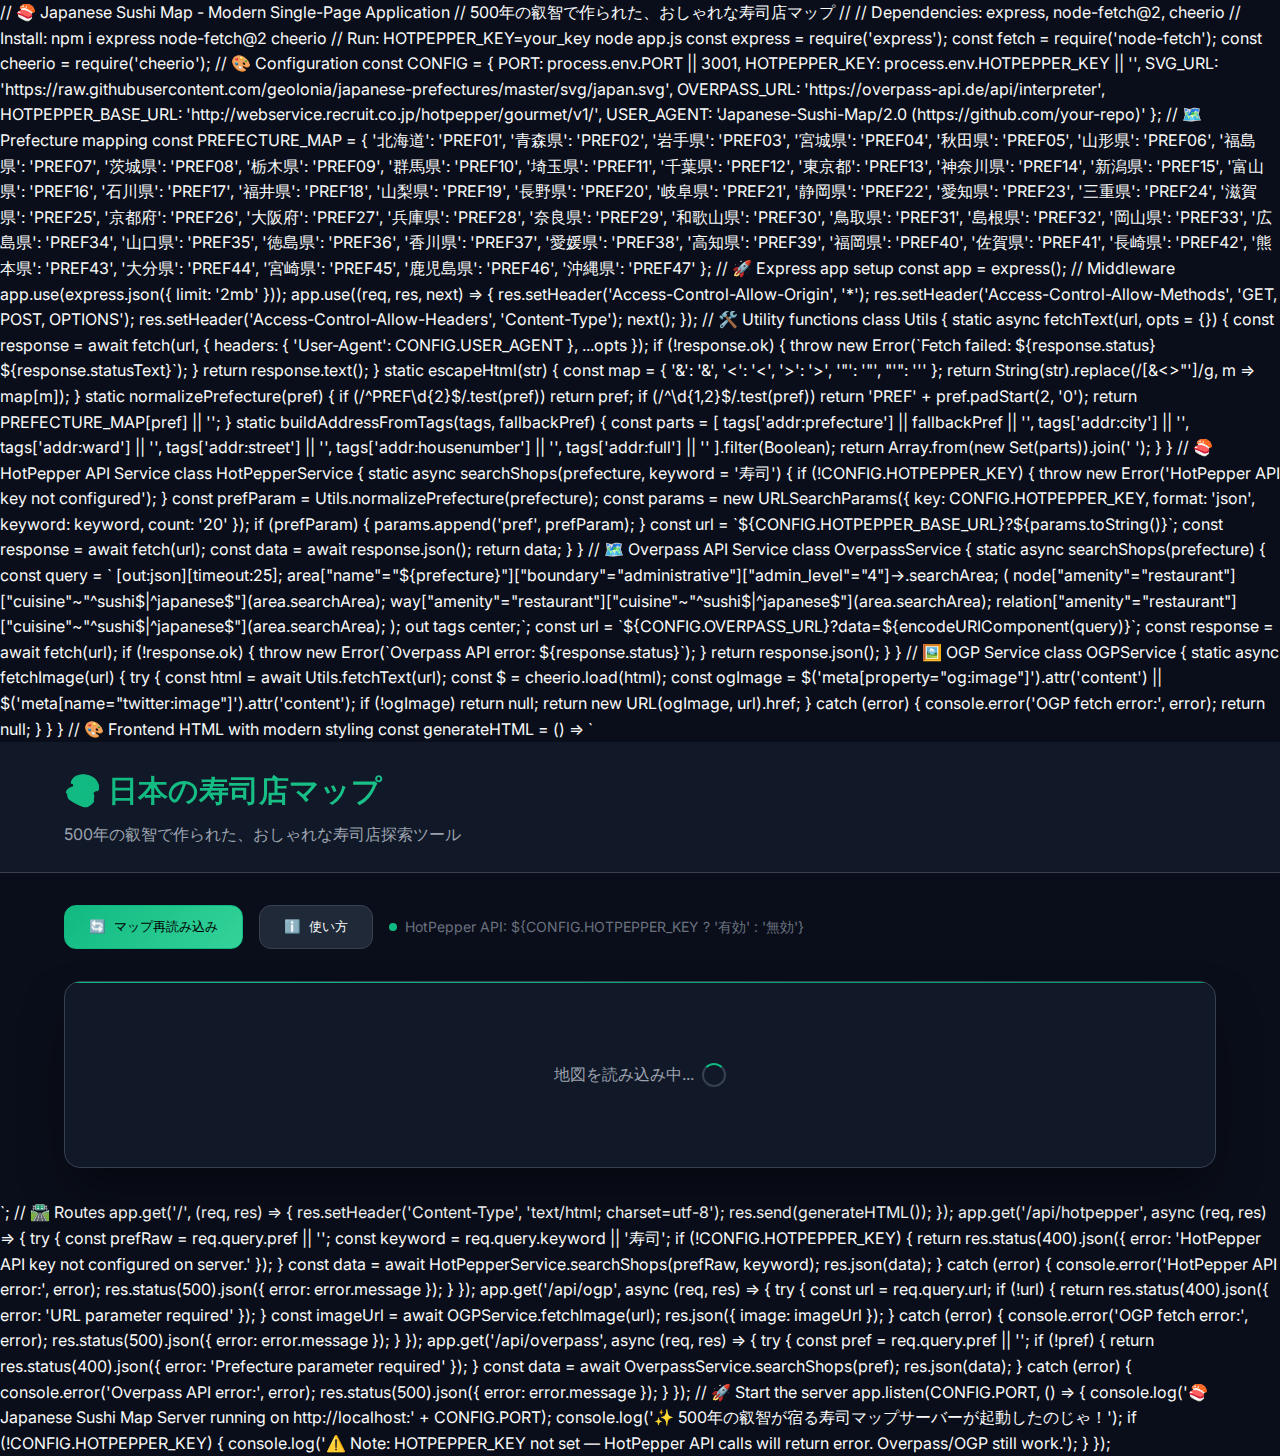
<file: Japanese-sushi.html>
// 🍣 Japanese Sushi Map - Modern Single-Page Application
// 500年の叡智で作られた、おしゃれな寿司店マップ
// 
// Dependencies: express, node-fetch@2, cheerio
// Install: npm i express node-fetch@2 cheerio
// Run: HOTPEPPER_KEY=your_key node app.js

const express = require('express');
const fetch = require('node-fetch');
const cheerio = require('cheerio');

// 🎨 Configuration
const CONFIG = {
  PORT: process.env.PORT || 3001,
  HOTPEPPER_KEY: process.env.HOTPEPPER_KEY || '',
  SVG_URL: 'https://raw.githubusercontent.com/geolonia/japanese-prefectures/master/svg/japan.svg',
  OVERPASS_URL: 'https://overpass-api.de/api/interpreter',
  HOTPEPPER_BASE_URL: 'http://webservice.recruit.co.jp/hotpepper/gourmet/v1/',
  USER_AGENT: 'Japanese-Sushi-Map/2.0 (https://github.com/your-repo)'
};

// 🗺️ Prefecture mapping
const PREFECTURE_MAP = {
  '北海道': 'PREF01', '青森県': 'PREF02', '岩手県': 'PREF03', '宮城県': 'PREF04',
  '秋田県': 'PREF05', '山形県': 'PREF06', '福島県': 'PREF07', '茨城県': 'PREF08',
  '栃木県': 'PREF09', '群馬県': 'PREF10', '埼玉県': 'PREF11', '千葉県': 'PREF12',
  '東京都': 'PREF13', '神奈川県': 'PREF14', '新潟県': 'PREF15', '富山県': 'PREF16',
  '石川県': 'PREF17', '福井県': 'PREF18', '山梨県': 'PREF19', '長野県': 'PREF20',
  '岐阜県': 'PREF21', '静岡県': 'PREF22', '愛知県': 'PREF23', '三重県': 'PREF24',
  '滋賀県': 'PREF25', '京都府': 'PREF26', '大阪府': 'PREF27', '兵庫県': 'PREF28',
  '奈良県': 'PREF29', '和歌山県': 'PREF30', '鳥取県': 'PREF31', '島根県': 'PREF32',
  '岡山県': 'PREF33', '広島県': 'PREF34', '山口県': 'PREF35', '徳島県': 'PREF36',
  '香川県': 'PREF37', '愛媛県': 'PREF38', '高知県': 'PREF39', '福岡県': 'PREF40',
  '佐賀県': 'PREF41', '長崎県': 'PREF42', '熊本県': 'PREF43', '大分県': 'PREF44',
  '宮崎県': 'PREF45', '鹿児島県': 'PREF46', '沖縄県': 'PREF47'
};

// 🚀 Express app setup
const app = express();

// Middleware
app.use(express.json({ limit: '2mb' }));
app.use((req, res, next) => {
  res.setHeader('Access-Control-Allow-Origin', '*');
  res.setHeader('Access-Control-Allow-Methods', 'GET, POST, OPTIONS');
  res.setHeader('Access-Control-Allow-Headers', 'Content-Type');
  next();
});

// 🛠️ Utility functions
class Utils {
  static async fetchText(url, opts = {}) {
    const response = await fetch(url, {
      headers: { 'User-Agent': CONFIG.USER_AGENT },
      ...opts
    });
    if (!response.ok) {
      throw new Error(`Fetch failed: ${response.status} ${response.statusText}`);
    }
    return response.text();
  }

  static escapeHtml(str) {
    const map = {
      '&': '&amp;', '<': '&lt;', '>': '&gt;',
      '"': '&quot;', "'": '&#39;'
    };
    return String(str).replace(/[&<>"']/g, m => map[m]);
  }

  static normalizePrefecture(pref) {
    if (/^PREF\d{2}$/.test(pref)) return pref;
    if (/^\d{1,2}$/.test(pref)) return 'PREF' + pref.padStart(2, '0');
    return PREFECTURE_MAP[pref] || '';
  }

  static buildAddressFromTags(tags, fallbackPref) {
    const parts = [
      tags['addr:prefecture'] || fallbackPref || '',
      tags['addr:city'] || '',
      tags['addr:ward'] || '',
      tags['addr:street'] || '',
      tags['addr:housenumber'] || '',
      tags['addr:full'] || ''
    ].filter(Boolean);
    return Array.from(new Set(parts)).join(' ');
  }
}

// 🍣 HotPepper API Service
class HotPepperService {
  static async searchShops(prefecture, keyword = '寿司') {
    if (!CONFIG.HOTPEPPER_KEY) {
      throw new Error('HotPepper API key not configured');
    }

    const prefParam = Utils.normalizePrefecture(prefecture);
    const params = new URLSearchParams({
      key: CONFIG.HOTPEPPER_KEY,
      format: 'json',
      keyword: keyword,
      count: '20'
    });

    if (prefParam) {
      params.append('pref', prefParam);
    }

    const url = `${CONFIG.HOTPEPPER_BASE_URL}?${params.toString()}`;
    const response = await fetch(url);
    const data = await response.json();
    
    return data;
  }
}

// 🗺️ Overpass API Service
class OverpassService {
  static async searchShops(prefecture) {
    const query = `
[out:json][timeout:25];
area["name"="${prefecture}"]["boundary"="administrative"]["admin_level"="4"]->.searchArea;
(
  node["amenity"="restaurant"]["cuisine"~"^sushi$|^japanese$"](area.searchArea);
  way["amenity"="restaurant"]["cuisine"~"^sushi$|^japanese$"](area.searchArea);
  relation["amenity"="restaurant"]["cuisine"~"^sushi$|^japanese$"](area.searchArea);
);
out tags center;`;

    const url = `${CONFIG.OVERPASS_URL}?data=${encodeURIComponent(query)}`;
    const response = await fetch(url);
    
    if (!response.ok) {
      throw new Error(`Overpass API error: ${response.status}`);
    }
    
    return response.json();
  }
}

// 🖼️ OGP Service
class OGPService {
  static async fetchImage(url) {
    try {
      const html = await Utils.fetchText(url);
      const $ = cheerio.load(html);
      
      const ogImage = $('meta[property="og:image"]').attr('content') ||
                     $('meta[name="twitter:image"]').attr('content');
      
      if (!ogImage) return null;
      
      return new URL(ogImage, url).href;
    } catch (error) {
      console.error('OGP fetch error:', error);
      return null;
    }
  }
}

// 🎨 Frontend HTML with modern styling
const generateHTML = () => `<!DOCTYPE html>
<html lang="ja">
<head>
  <meta charset="utf-8">
  <meta name="viewport" content="width=device-width, initial-scale=1">
  <title>🍣 日本の寿司店マップ - 500年の叡智版</title>
  <link rel="preconnect" href="https://fonts.googleapis.com">
  <link rel="preconnect" href="https://fonts.gstatic.com" crossorigin>
  <link href="https://fonts.googleapis.com/css2?family=Inter:wght@300;400;500;600;700&display=swap" rel="stylesheet">
  <style>
    :root {
      --bg-primary: #0a0e1a;
      --bg-secondary: #111827;
      --bg-card: #1f2937;
      --accent-primary: #10b981;
      --accent-secondary: #34d399;
      --text-primary: #f9fafb;
      --text-secondary: #9ca3af;
      --text-muted: #6b7280;
      --border: #374151;
      --border-light: #4b5563;
      --shadow: 0 10px 25px -5px rgba(0, 0, 0, 0.3);
      --shadow-lg: 0 25px 50px -12px rgba(0, 0, 0, 0.5);
      --gradient: linear-gradient(135deg, #10b981 0%, #059669 100%);
      --gradient-accent: linear-gradient(135deg, #10b981 0%, #34d399 100%);
    }

    * {
      margin: 0;
      padding: 0;
      box-sizing: border-box;
    }

    body {
      font-family: 'Inter', -apple-system, BlinkMacSystemFont, 'Segoe UI', Roboto, sans-serif;
      background: var(--bg-primary);
      color: var(--text-primary);
      line-height: 1.6;
      overflow-x: hidden;
    }

    /* 🎨 Header */
    .header {
      background: var(--bg-secondary);
      border-bottom: 1px solid var(--border);
      padding: 1.5rem 0;
      position: sticky;
      top: 0;
      z-index: 100;
      backdrop-filter: blur(10px);
    }

    .header-content {
      max-width: 1200px;
      margin: 0 auto;
      padding: 0 1.5rem;
    }

    .header h1 {
      font-size: 1.875rem;
      font-weight: 700;
      background: var(--gradient-accent);
      -webkit-background-clip: text;
      -webkit-text-fill-color: transparent;
      background-clip: text;
      margin-bottom: 0.5rem;
    }

    .header .subtitle {
      color: var(--text-secondary);
      font-size: 1rem;
      font-weight: 400;
    }

    /* 🎛️ Controls */
    .controls {
      max-width: 1200px;
      margin: 2rem auto;
      padding: 0 1.5rem;
      display: flex;
      gap: 1rem;
      align-items: center;
      flex-wrap: wrap;
    }

    .btn {
      background: var(--bg-card);
      border: 1px solid var(--border);
      color: var(--text-primary);
      padding: 0.75rem 1.5rem;
      border-radius: 0.75rem;
      cursor: pointer;
      font-weight: 500;
      transition: all 0.2s ease;
      display: inline-flex;
      align-items: center;
      gap: 0.5rem;
    }

    .btn:hover {
      background: var(--border);
      border-color: var(--accent-primary);
      transform: translateY(-1px);
      box-shadow: var(--shadow);
    }

    .btn:active {
      transform: translateY(0);
    }

    .btn-primary {
      background: var(--gradient-accent);
      border-color: var(--accent-primary);
      color: #000;
    }

    .btn-primary:hover {
      background: var(--accent-secondary);
    }

    .status {
      color: var(--text-muted);
      font-size: 0.875rem;
      display: flex;
      align-items: center;
      gap: 0.5rem;
    }

    .status-indicator {
      width: 8px;
      height: 8px;
      border-radius: 50%;
      background: var(--accent-primary);
    }

    .status-indicator.inactive {
      background: var(--text-muted);
    }

    /* 🗺️ Map Container */
    .map-container {
      max-width: 1200px;
      margin: 0 auto 2rem;
      padding: 0 1.5rem;
    }

    .map-wrapper {
      background: var(--bg-secondary);
      border: 1px solid var(--border);
      border-radius: 1rem;
      padding: 2rem;
      box-shadow: var(--shadow-lg);
      position: relative;
      overflow: hidden;
    }

    .map-wrapper::before {
      content: '';
      position: absolute;
      top: 0;
      left: 0;
      right: 0;
      height: 1px;
      background: var(--gradient);
    }

    #svg-container {
      position: relative;
      z-index: 1;
    }

    svg {
      width: 100%;
      height: auto;
      display: block;
      filter: drop-shadow(0 4px 6px rgba(0, 0, 0, 0.1));
    }

    /* 🎯 Interactive Elements */
    .pref-hover {
      fill: var(--accent-primary) !important;
      cursor: pointer;
      transition: all 0.2s ease;
      filter: brightness(1.2);
    }

    .pref-hover:hover {
      filter: brightness(1.4) drop-shadow(0 0 10px rgba(16, 185, 129, 0.3));
    }

    /* 💬 Tooltip */
    .tooltip {
      position: fixed;
      z-index: 9999;
      background: var(--bg-card);
      color: var(--text-primary);
      padding: 1.5rem;
      border-radius: 1rem;
      border: 1px solid var(--border);
      box-shadow: var(--shadow-lg);
      backdrop-filter: blur(10px);
      display: none;
      max-width: 480px;
      min-width: 320px;
      animation: tooltipFadeIn 0.2s ease-out;
    }

    @keyframes tooltipFadeIn {
      from {
        opacity: 0;
        transform: translateY(10px) scale(0.95);
      }
      to {
        opacity: 1;
        transform: translateY(0) scale(1);
      }
    }

    .tooltip h3 {
      margin: 0 0 1rem;
      font-size: 1.25rem;
      font-weight: 600;
      color: var(--accent-primary);
    }

    .tooltip .stats {
      display: flex;
      gap: 1rem;
      margin-bottom: 1rem;
      padding: 0.75rem;
      background: var(--bg-secondary);
      border-radius: 0.5rem;
      border: 1px solid var(--border-light);
    }

    .tooltip .stat {
      text-align: center;
    }

    .tooltip .stat-value {
      font-size: 1.5rem;
      font-weight: 700;
      color: var(--accent-primary);
    }

    .tooltip .stat-label {
      font-size: 0.75rem;
      color: var(--text-muted);
      text-transform: uppercase;
      letter-spacing: 0.05em;
    }

    .tooltip .shop-info {
      margin-top: 1rem;
      padding: 1rem;
      background: var(--bg-secondary);
      border-radius: 0.75rem;
      border: 1px solid var(--border-light);
    }

    .tooltip .shop-name {
      font-weight: 600;
      margin-bottom: 0.5rem;
      color: var(--text-primary);
    }

    .tooltip .shop-address {
      font-size: 0.875rem;
      color: var(--text-secondary);
      margin-bottom: 1rem;
    }

    .tooltip .shop-photo {
      width: 100%;
      border-radius: 0.5rem;
      margin-top: 0.75rem;
      box-shadow: var(--shadow);
    }

    .tooltip .actions {
      display: flex;
      gap: 0.5rem;
      margin-top: 1rem;
      flex-wrap: wrap;
    }

    .tooltip .btn-small {
      padding: 0.5rem 1rem;
      font-size: 0.875rem;
    }

    /* 📱 Responsive Design */
    @media (max-width: 768px) {
      .header h1 {
        font-size: 1.5rem;
      }
      
      .controls {
        flex-direction: column;
        align-items: stretch;
      }
      
      .btn {
        justify-content: center;
      }
      
      .map-wrapper {
        padding: 1rem;
      }
      
      .tooltip {
        max-width: calc(100vw - 2rem);
        min-width: auto;
        margin: 0 1rem;
      }
    }

    /* 🎭 Loading States */
    .loading {
      display: flex;
      align-items: center;
      justify-content: center;
      padding: 3rem;
      color: var(--text-secondary);
    }

    .loading::after {
      content: '';
      width: 20px;
      height: 20px;
      border: 2px solid var(--border);
      border-top: 2px solid var(--accent-primary);
      border-radius: 50%;
      animation: spin 1s linear infinite;
      margin-left: 0.5rem;
    }

    @keyframes spin {
      0% { transform: rotate(0deg); }
      100% { transform: rotate(360deg); }
    }

    /* 🎨 Error States */
    .error {
      background: #dc2626;
      color: #fef2f2;
      padding: 1rem;
      border-radius: 0.5rem;
      margin: 1rem 0;
      border: 1px solid #fca5a5;
    }

    /* 🌟 Animations */
    .fade-in {
      animation: fadeIn 0.3s ease-out;
    }

    @keyframes fadeIn {
      from { opacity: 0; transform: translateY(20px); }
      to { opacity: 1; transform: translateY(0); }
    }

    .pulse {
      animation: pulse 2s infinite;
    }

    @keyframes pulse {
      0%, 100% { opacity: 1; }
      50% { opacity: 0.7; }
    }
  </style>
</head>
<body>
  <header class="header">
    <div class="header-content">
      <h1>🍣 日本の寿司店マップ</h1>
      <p class="subtitle">500年の叡智で作られた、おしゃれな寿司店探索ツール</p>
    </div>
  </header>

  <div class="controls">
    <button class="btn btn-primary" id="btn-refresh">
      <span>🔄</span>
      マップ再読み込み
    </button>
    <button class="btn" id="btn-about">
      <span>ℹ️</span>
      使い方
    </button>
    <div class="status">
      <div class="status-indicator ${CONFIG.HOTPEPPER_KEY ? '' : 'inactive'}"></div>
      <span>HotPepper API: ${CONFIG.HOTPEPPER_KEY ? '有効' : '無効'}</span>
    </div>
  </div>

  <div class="map-container">
    <div class="map-wrapper">
      <div id="svg-container" class="loading">地図を読み込み中...</div>
    </div>
  </div>

  <div id="tooltip" class="tooltip" role="dialog" aria-live="polite"></div>

  <script>
    // 🎯 Main Application Class
    class JapaneseSushiMap {
      constructor() {
        this.svgContainer = document.getElementById('svg-container');
        this.tooltip = document.getElementById('tooltip');
        this.serverBase = location.origin;
        this.svgUrl = '${CONFIG.SVG_URL}';
        this.isLoading = false;
        
        this.init();
      }

      async init() {
        this.attachEventListeners();
        await this.loadSvg();
      }

      attachEventListeners() {
        document.getElementById('btn-refresh').addEventListener('click', () => this.loadSvg());
        document.getElementById('btn-about').addEventListener('click', () => this.showAbout());
        
        // Close tooltip when clicking outside
        document.addEventListener('click', (e) => {
          if (!this.tooltip.contains(e.target) && !e.target.closest('[role="button"]')) {
            this.hideTooltip();
          }
        });

        // Close tooltip on escape key
        document.addEventListener('keydown', (e) => {
          if (e.key === 'Escape') this.hideTooltip();
        });
      }

      async loadSvg() {
        if (this.isLoading) return;
        
        this.isLoading = true;
        this.svgContainer.innerHTML = '<div class="loading">地図を読み込み中...</div>';
        
        try {
          const response = await fetch(this.svgUrl);
          if (!response.ok) throw new Error('SVG取得失敗: ' + response.status);
          
          const svgText = await response.text();
          const cleanSvg = svgText.replace(/<script[\\s\\S]*?<\\/script>/gi, '');
          
          this.svgContainer.innerHTML = cleanSvg;
          this.attachMapListeners();
          
          this.svgContainer.classList.add('fade-in');
        } catch (error) {
          this.svgContainer.innerHTML = '<div class="error"><strong>地図読み込みエラー:</strong> ' + this.escapeHtml(error.message) + '</div>';
          console.error('SVG loading error:', error);
        } finally {
          this.isLoading = false;
        }
      }

      attachMapListeners() {
        const svg = this.svgContainer.querySelector('svg');
        if (!svg) return;

        const candidates = svg.querySelectorAll('[data-code], [data-name], path, g, polygon, rect');
        
        candidates.forEach(element => {
          const prefName = this.extractPrefectureName(element);
          if (prefName) {
            this.makeInteractive(element, prefName);
          }
        });
      }

      extractPrefectureName(element) {
        let pref = element.getAttribute('data-name') || 
                  element.getAttribute('data-pref') || 
                  element.getAttribute('data-code') || 
                  element.id || '';
        
        if (!pref) {
          const title = element.querySelector ? element.querySelector('title') : null;
          if (title) pref = title.textContent || '';
        }
        
        return pref.trim();
      }

      makeInteractive(element, prefName) {
        element.style.transition = 'all 0.2s ease';
        element.setAttribute('role', 'button');
        element.setAttribute('tabindex', '0');
        element.setAttribute('aria-label', prefName + 'の寿司店を検索');
        
        element.addEventListener('mouseenter', () => element.classList.add('pref-hover'));
        element.addEventListener('mouseleave', () => element.classList.remove('pref-hover'));
        element.addEventListener('click', (e) => this.onPrefectureClick(e, prefName, element));
        element.addEventListener('keydown', (e) => {
          if (e.key === 'Enter' || e.key === ' ') {
            e.preventDefault();
            this.onPrefectureClick(e, prefName, element);
          }
        });
      }

      async onPrefectureClick(event, prefName, element) {
        event.stopPropagation();
        
        if (this.isLoading) return;
        
        this.showTooltipAt(event.clientX, event.clientY, '<div class="loading">' + prefName + 'の寿司店を検索中...</div>');
        
        try {
          // Try HotPepper first
          const hotPepperData = await this.fetchHotPepper(prefName);
          if (hotPepperData && this.hasValidResults(hotPepperData)) {
            this.renderHotPepperResults(event.clientX, event.clientY, prefName, hotPepperData);
            return;
          }
          
          // Fallback to Overpass
          const overpassData = await this.fetchOverpass(prefName);
          this.renderOverpassResults(event.clientX, event.clientY, prefName, overpassData);
          
        } catch (error) {
          this.showTooltipAt(event.clientX, event.clientY, '<div class="error"><strong>検索エラー:</strong> ' + this.escapeHtml(error.message) + '</div>');
        }
      }

      async fetchHotPepper(prefName) {
        const url = this.serverBase + '/api/hotpepper?pref=' + encodeURIComponent(prefName) + '&keyword=寿司';
        const response = await fetch(url);
        
        if (!response.ok) {
          throw new Error('HotPepper API エラー: ' + response.status);
        }
        
        return response.json();
      }

      async fetchOverpass(prefName) {
        const url = this.serverBase + '/api/overpass?pref=' + encodeURIComponent(prefName);
        const response = await fetch(url);
        
        if (!response.ok) {
          throw new Error('Overpass API エラー: ' + response.status);
        }
        
        return response.json();
      }

      hasValidResults(data) {
        return data && (
          (data.results && data.results.shop && data.results.shop.length > 0) ||
          data.total_hit_count > 0
        );
      }

      renderHotPepperResults(x, y, prefName, data) {
        const total = data.results.results_available || data.total_hit_count || 
                     (data.results.shop ? data.results.shop.length : 0);
        const shops = data.results.shop || [];
        const firstShop = shops[0];

        let html = '<h3>🍣 ' + this.escapeHtml(prefName) + '</h3>';
        html += '<div class="stats">';
        html += '<div class="stat"><div class="stat-value">' + total + '</div><div class="stat-label">店舗数</div></div>';
        html += '<div class="stat"><div class="stat-value">' + shops.length + '</div><div class="stat-label">表示中</div></div>';
        html += '</div>';

        if (firstShop) {
          html += '<div class="shop-info">';
          html += '<div class="shop-name">' + this.escapeHtml(firstShop.name) + '</div>';
          html += '<div class="shop-address">📍 ' + this.escapeHtml(firstShop.address) + '</div>';
          
          if (firstShop.photo && firstShop.photo.mobile && firstShop.photo.mobile.s) {
            html += '<img class="shop-photo" src="' + firstShop.photo.mobile.s + '" alt="' + this.escapeHtml(firstShop.name) + '">';
          }
          
          html += '<div class="actions">';
          if (firstShop.urls && firstShop.urls.pc) {
            html += '<button class="btn btn-small" onclick="window.open(\'' + firstShop.urls.pc + '\', \'_blank\')">🏪 店舗ページ</button>';
            html += '<button class="btn btn-small" onclick="fetchOGPAndShow(\'' + encodeURIComponent(firstShop.urls.pc) + '\')">🖼️ OGP画像</button>';
          }
          html += '</div>';
          html += '</div>';
        } else {
          html += '<div class="shop-info">';
          html += '<div class="shop-name">店舗が見つかりませんでした</div>';
          html += '<div class="shop-address">他の地域を試してみてください</div>';
          html += '</div>';
        }

        this.showTooltipAt(x, y, html);
      }

      renderOverpassResults(x, y, prefName, data) {
        const elements = data.elements || [];
        const count = elements.length;
        const firstElement = elements[0];

        let html = '<h3>🗺️ ' + this.escapeHtml(prefName) + ' (OpenStreetMap)</h3>';
        html += '<div class="stats">';
        html += '<div class="stat"><div class="stat-value">' + count + '</div><div class="stat-label">店舗数</div></div>';
        html += '</div>';

        if (count > 0 && firstElement) {
          const name = (firstElement.tags && firstElement.tags.name) ? firstElement.tags.name : '(店名不明)';
          const address = this.buildAddressFromTags(firstElement.tags || {}, prefName);
          const lat = firstElement.lat || (firstElement.center && firstElement.center.lat);
          const lon = firstElement.lon || (firstElement.center && firstElement.center.lon);

          html += '<div class="shop-info">';
          html += '<div class="shop-name">' + this.escapeHtml(name) + '</div>';
          html += '<div class="shop-address">📍 ' + this.escapeHtml(address) + '</div>';
          
          if (lat && lon) {
            html += '<div class="actions">';
            html += '<button class="btn btn-small" onclick="window.open(\'https://www.openstreetmap.org/?mlat=' + lat + '&mlon=' + lon + '#map=18/' + lat + '/' + lon + '\', \'_blank\')">🗺️ 地図で見る</button>';
            html += '</div>';
          }
          html += '</div>';
        } else {
          html += '<div class="shop-info">';
          html += '<div class="shop-name">店舗が見つかりませんでした</div>';
          html += '<div class="shop-address">他の地域を試してみてください</div>';
          html += '</div>';
        }

        this.showTooltipAt(x, y, html);
      }

      buildAddressFromTags(tags, fallbackPref) {
        const parts = [
          tags['addr:prefecture'] || fallbackPref || '',
          tags['addr:city'] || '',
          tags['addr:ward'] || '',
          tags['addr:street'] || '',
          tags['addr:housenumber'] || '',
          tags['addr:full'] || ''
        ].filter(Boolean);
        return Array.from(new Set(parts)).join(' ');
      }

      showTooltipAt(x, y, html) {
        this.tooltip.style.display = 'block';
        this.tooltip.innerHTML = html;
        
        const padding = 16;
        const tooltipWidth = this.tooltip.offsetWidth;
        const tooltipHeight = this.tooltip.offsetHeight;
        
        let tooltipX = x + padding;
        let tooltipY = y + padding;
        
        // Adjust position if tooltip goes off screen
        if (tooltipX + tooltipWidth > window.innerWidth) {
          tooltipX = x - tooltipWidth - padding;
        }
        if (tooltipY + tooltipHeight > window.innerHeight) {
          tooltipY = y - tooltipHeight - padding;
        }
        
        // Ensure tooltip stays within viewport
        tooltipX = Math.max(padding, Math.min(tooltipX, window.innerWidth - tooltipWidth - padding));
        tooltipY = Math.max(padding, Math.min(tooltipY, window.innerHeight - tooltipHeight - padding));
        
        this.tooltip.style.left = tooltipX + 'px';
        this.tooltip.style.top = tooltipY + 'px';
      }

      hideTooltip() {
        this.tooltip.style.display = 'none';
      }

      showAbout() {
        const aboutHtml = '<h3>ℹ️ 使い方</h3>' +
          '<div class="shop-info">' +
          '<div class="shop-name">🍣 寿司店マップ</div>' +
          '<div class="shop-address">' +
          '<p>1. 地図上の都道府県をクリックしてください</p>' +
          '<p>2. HotPepper APIが利用可能な場合は優先的に使用されます</p>' +
          '<p>3. 利用できない場合はOpenStreetMapのデータを使用します</p>' +
          '<p>4. 店舗情報や写真が表示されます</p>' +
          '</div>' +
          '<div class="actions">' +
          '<button class="btn btn-small" onclick="this.closest(\'.tooltip\').style.display=\'none\'">閉じる</button>' +
          '</div>' +
          '</div>';
        
        this.showTooltipAt(window.innerWidth / 2, window.innerHeight / 2, aboutHtml);
      }

      escapeHtml(str) {
        const map = {
          '&': '&amp;', '<': '&lt;', '>': '&gt;',
          '"': '&quot;', "'": '&#39;'
        };
        return String(str).replace(/[&<>"']/g, m => map[m]);
      }
    }

    // 🚀 Initialize the application
    window.fetchOGPAndShow = async function(encodedUrl) {
      try {
        const rawUrl = decodeURIComponent(encodedUrl);
        const response = await fetch(window.location.origin + '/api/ogp?url=' + encodeURIComponent(rawUrl));
        
        if (!response.ok) {
          throw new Error('OGP取得エラー: ' + response.status);
        }
        
        const data = await response.json();
        
        if (data.image) {
          const tooltip = document.getElementById('tooltip');
          tooltip.innerHTML = '<div style="text-align: center;"><img class="shop-photo" src="' + data.image + '" alt="店舗画像"><div style="margin-top: 0.75rem; color: var(--text-secondary);">OGP画像</div></div>';
          tooltip.style.display = 'block';
          tooltip.style.left = '50%';
          tooltip.style.top = '50%';
          tooltip.style.transform = 'translate(-50%, -50%)';
        } else {
          alert('OGP画像が見つかりませんでした');
        }
      } catch (error) {
        alert('エラー: ' + error.message);
      }
    };

    // Initialize when DOM is ready
    document.addEventListener('DOMContentLoaded', () => {
      new JapaneseSushiMap();
    });
  </script>
</body>
</html>`;

// 🛣️ Routes
app.get('/', (req, res) => {
  res.setHeader('Content-Type', 'text/html; charset=utf-8');
  res.send(generateHTML());
});

app.get('/api/hotpepper', async (req, res) => {
  try {
    const prefRaw = req.query.pref || '';
    const keyword = req.query.keyword || '寿司';
    
    if (!CONFIG.HOTPEPPER_KEY) {
      return res.status(400).json({ 
        error: 'HotPepper API key not configured on server.' 
      });
    }

    const data = await HotPepperService.searchShops(prefRaw, keyword);
    res.json(data);
  } catch (error) {
    console.error('HotPepper API error:', error);
    res.status(500).json({ error: error.message });
  }
});

app.get('/api/ogp', async (req, res) => {
  try {
    const url = req.query.url;
    if (!url) {
      return res.status(400).json({ error: 'URL parameter required' });
    }

    const imageUrl = await OGPService.fetchImage(url);
    res.json({ image: imageUrl });
  } catch (error) {
    console.error('OGP fetch error:', error);
    res.status(500).json({ error: error.message });
  }
});

app.get('/api/overpass', async (req, res) => {
  try {
    const pref = req.query.pref || '';
    if (!pref) {
      return res.status(400).json({ error: 'Prefecture parameter required' });
    }

    const data = await OverpassService.searchShops(pref);
    res.json(data);
  } catch (error) {
    console.error('Overpass API error:', error);
    res.status(500).json({ error: error.message });
  }
});

// 🚀 Start the server
app.listen(CONFIG.PORT, () => {
  console.log('🍣 Japanese Sushi Map Server running on http://localhost:' + CONFIG.PORT);
  console.log('✨ 500年の叡智が宿る寿司マップサーバーが起動したのじゃ！');
  
  if (!CONFIG.HOTPEPPER_KEY) {
    console.log('⚠️  Note: HOTPEPPER_KEY not set — HotPepper API calls will return error. Overpass/OGP still work.');
  }
});
</file>
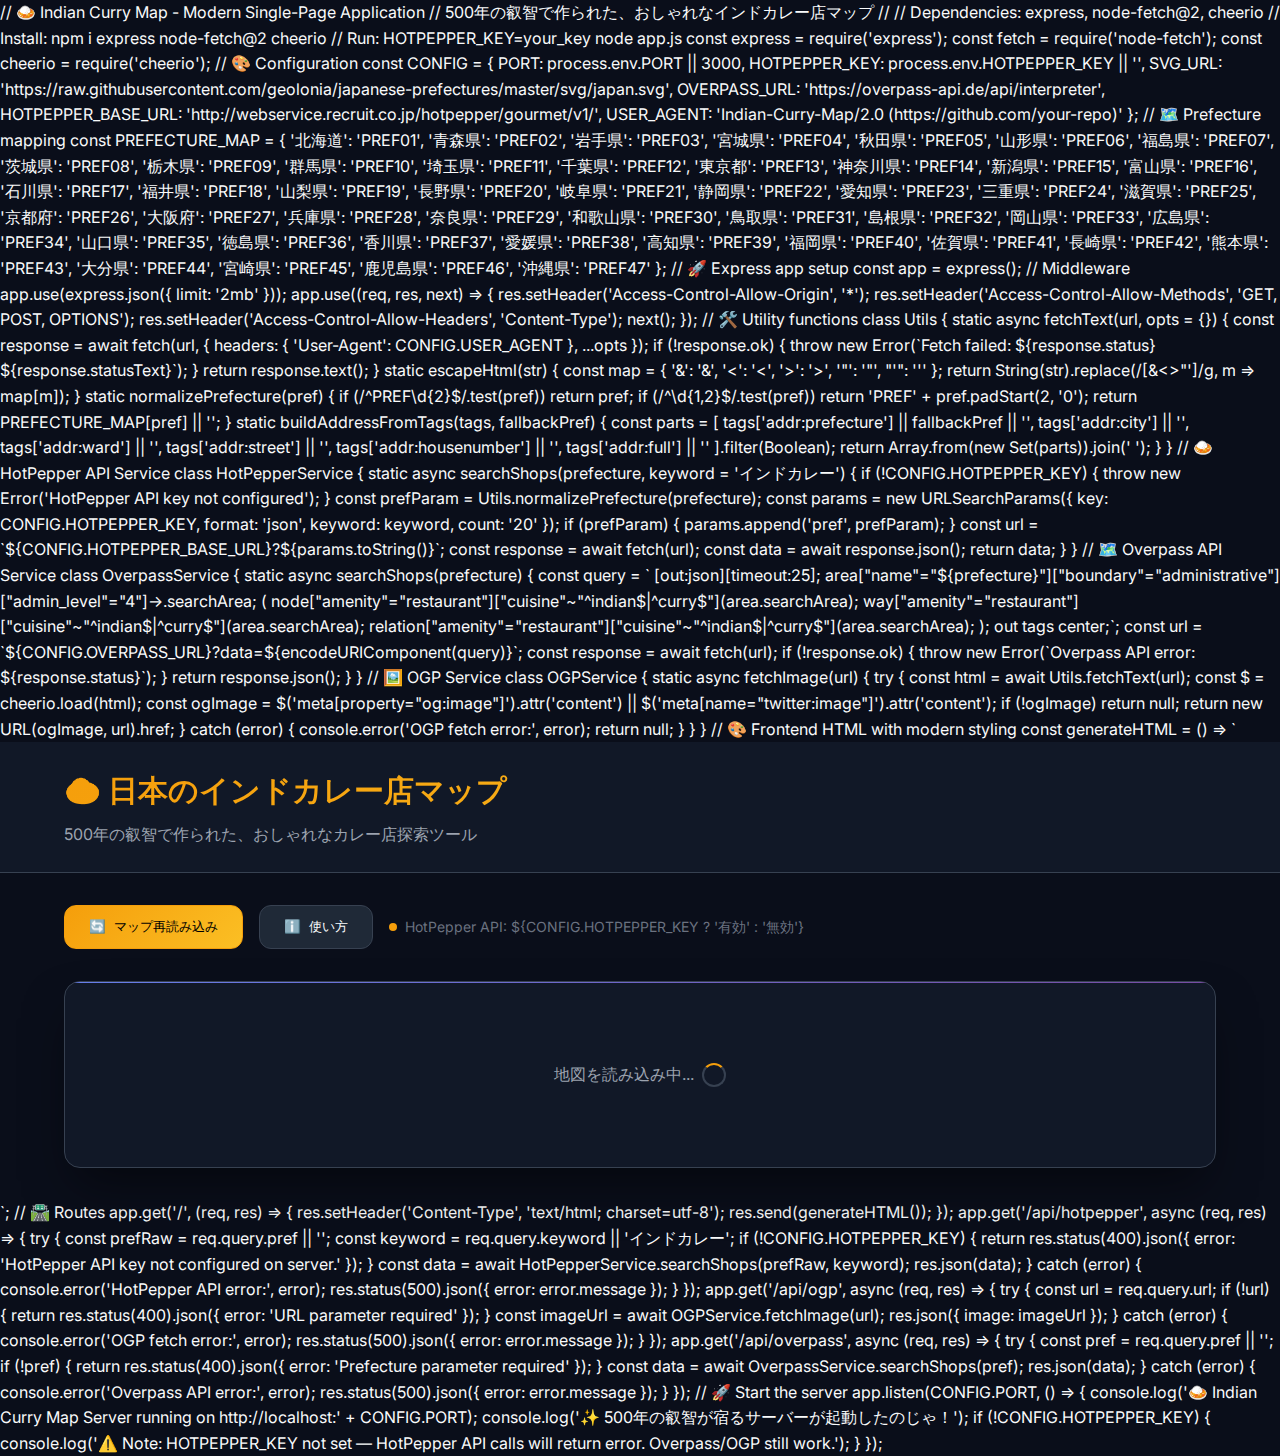
<file: html/Indian-curry2.html>
// 🍛 Indian Curry Map - Modern Single-Page Application
// 500年の叡智で作られた、おしゃれなインドカレー店マップ
// 
// Dependencies: express, node-fetch@2, cheerio
// Install: npm i express node-fetch@2 cheerio
// Run: HOTPEPPER_KEY=your_key node app.js

const express = require('express');
const fetch = require('node-fetch');
const cheerio = require('cheerio');

// 🎨 Configuration
const CONFIG = {
  PORT: process.env.PORT || 3000,
  HOTPEPPER_KEY: process.env.HOTPEPPER_KEY || '',
  SVG_URL: 'https://raw.githubusercontent.com/geolonia/japanese-prefectures/master/svg/japan.svg',
  OVERPASS_URL: 'https://overpass-api.de/api/interpreter',
  HOTPEPPER_BASE_URL: 'http://webservice.recruit.co.jp/hotpepper/gourmet/v1/',
  USER_AGENT: 'Indian-Curry-Map/2.0 (https://github.com/your-repo)'
};

// 🗺️ Prefecture mapping
const PREFECTURE_MAP = {
  '北海道': 'PREF01', '青森県': 'PREF02', '岩手県': 'PREF03', '宮城県': 'PREF04',
  '秋田県': 'PREF05', '山形県': 'PREF06', '福島県': 'PREF07', '茨城県': 'PREF08',
  '栃木県': 'PREF09', '群馬県': 'PREF10', '埼玉県': 'PREF11', '千葉県': 'PREF12',
  '東京都': 'PREF13', '神奈川県': 'PREF14', '新潟県': 'PREF15', '富山県': 'PREF16',
  '石川県': 'PREF17', '福井県': 'PREF18', '山梨県': 'PREF19', '長野県': 'PREF20',
  '岐阜県': 'PREF21', '静岡県': 'PREF22', '愛知県': 'PREF23', '三重県': 'PREF24',
  '滋賀県': 'PREF25', '京都府': 'PREF26', '大阪府': 'PREF27', '兵庫県': 'PREF28',
  '奈良県': 'PREF29', '和歌山県': 'PREF30', '鳥取県': 'PREF31', '島根県': 'PREF32',
  '岡山県': 'PREF33', '広島県': 'PREF34', '山口県': 'PREF35', '徳島県': 'PREF36',
  '香川県': 'PREF37', '愛媛県': 'PREF38', '高知県': 'PREF39', '福岡県': 'PREF40',
  '佐賀県': 'PREF41', '長崎県': 'PREF42', '熊本県': 'PREF43', '大分県': 'PREF44',
  '宮崎県': 'PREF45', '鹿児島県': 'PREF46', '沖縄県': 'PREF47'
};

// 🚀 Express app setup
const app = express();

// Middleware
app.use(express.json({ limit: '2mb' }));
app.use((req, res, next) => {
  res.setHeader('Access-Control-Allow-Origin', '*');
  res.setHeader('Access-Control-Allow-Methods', 'GET, POST, OPTIONS');
  res.setHeader('Access-Control-Allow-Headers', 'Content-Type');
  next();
});

// 🛠️ Utility functions
class Utils {
  static async fetchText(url, opts = {}) {
    const response = await fetch(url, {
      headers: { 'User-Agent': CONFIG.USER_AGENT },
      ...opts
    });
    if (!response.ok) {
      throw new Error(`Fetch failed: ${response.status} ${response.statusText}`);
    }
    return response.text();
  }

  static escapeHtml(str) {
    const map = {
      '&': '&amp;', '<': '&lt;', '>': '&gt;',
      '"': '&quot;', "'": '&#39;'
    };
    return String(str).replace(/[&<>"']/g, m => map[m]);
  }

  static normalizePrefecture(pref) {
    if (/^PREF\d{2}$/.test(pref)) return pref;
    if (/^\d{1,2}$/.test(pref)) return 'PREF' + pref.padStart(2, '0');
    return PREFECTURE_MAP[pref] || '';
  }

  static buildAddressFromTags(tags, fallbackPref) {
    const parts = [
      tags['addr:prefecture'] || fallbackPref || '',
      tags['addr:city'] || '',
      tags['addr:ward'] || '',
      tags['addr:street'] || '',
      tags['addr:housenumber'] || '',
      tags['addr:full'] || ''
    ].filter(Boolean);
    return Array.from(new Set(parts)).join(' ');
  }
}

// 🍛 HotPepper API Service
class HotPepperService {
  static async searchShops(prefecture, keyword = 'インドカレー') {
    if (!CONFIG.HOTPEPPER_KEY) {
      throw new Error('HotPepper API key not configured');
    }

    const prefParam = Utils.normalizePrefecture(prefecture);
    const params = new URLSearchParams({
      key: CONFIG.HOTPEPPER_KEY,
      format: 'json',
      keyword: keyword,
      count: '20'
    });

    if (prefParam) {
      params.append('pref', prefParam);
    }

    const url = `${CONFIG.HOTPEPPER_BASE_URL}?${params.toString()}`;
    const response = await fetch(url);
    const data = await response.json();
    
    return data;
  }
}

// 🗺️ Overpass API Service
class OverpassService {
  static async searchShops(prefecture) {
    const query = `
[out:json][timeout:25];
area["name"="${prefecture}"]["boundary"="administrative"]["admin_level"="4"]->.searchArea;
(
  node["amenity"="restaurant"]["cuisine"~"^indian$|^curry$"](area.searchArea);
  way["amenity"="restaurant"]["cuisine"~"^indian$|^curry$"](area.searchArea);
  relation["amenity"="restaurant"]["cuisine"~"^indian$|^curry$"](area.searchArea);
);
out tags center;`;

    const url = `${CONFIG.OVERPASS_URL}?data=${encodeURIComponent(query)}`;
    const response = await fetch(url);
    
    if (!response.ok) {
      throw new Error(`Overpass API error: ${response.status}`);
    }
    
    return response.json();
  }
}

// 🖼️ OGP Service
class OGPService {
  static async fetchImage(url) {
    try {
      const html = await Utils.fetchText(url);
      const $ = cheerio.load(html);
      
      const ogImage = $('meta[property="og:image"]').attr('content') ||
                     $('meta[name="twitter:image"]').attr('content');
      
      if (!ogImage) return null;
      
      return new URL(ogImage, url).href;
    } catch (error) {
      console.error('OGP fetch error:', error);
      return null;
    }
  }
}

// 🎨 Frontend HTML with modern styling
const generateHTML = () => `<!DOCTYPE html>
<html lang="ja">
<head>
  <meta charset="utf-8">
  <meta name="viewport" content="width=device-width, initial-scale=1">
  <title>🍛 日本のインドカレー店マップ - 500年の叡智版</title>
  <link rel="preconnect" href="https://fonts.googleapis.com">
  <link rel="preconnect" href="https://fonts.gstatic.com" crossorigin>
  <link href="https://fonts.googleapis.com/css2?family=Inter:wght@300;400;500;600;700&display=swap" rel="stylesheet">
  <style>
    :root {
      --bg-primary: #0a0e1a;
      --bg-secondary: #111827;
      --bg-card: #1f2937;
      --accent-primary: #f59e0b;
      --accent-secondary: #fbbf24;
      --text-primary: #f9fafb;
      --text-secondary: #9ca3af;
      --text-muted: #6b7280;
      --border: #374151;
      --border-light: #4b5563;
      --shadow: 0 10px 25px -5px rgba(0, 0, 0, 0.3);
      --shadow-lg: 0 25px 50px -12px rgba(0, 0, 0, 0.5);
      --gradient: linear-gradient(135deg, #667eea 0%, #764ba2 100%);
      --gradient-accent: linear-gradient(135deg, #f59e0b 0%, #fbbf24 100%);
    }

    * {
      margin: 0;
      padding: 0;
      box-sizing: border-box;
    }

    body {
      font-family: 'Inter', -apple-system, BlinkMacSystemFont, 'Segoe UI', Roboto, sans-serif;
      background: var(--bg-primary);
      color: var(--text-primary);
      line-height: 1.6;
      overflow-x: hidden;
    }

    /* 🎨 Header */
    .header {
      background: var(--bg-secondary);
      border-bottom: 1px solid var(--border);
      padding: 1.5rem 0;
      position: sticky;
      top: 0;
      z-index: 100;
      backdrop-filter: blur(10px);
    }

    .header-content {
      max-width: 1200px;
      margin: 0 auto;
      padding: 0 1.5rem;
    }

    .header h1 {
      font-size: 1.875rem;
      font-weight: 700;
      background: var(--gradient-accent);
      -webkit-background-clip: text;
      -webkit-text-fill-color: transparent;
      background-clip: text;
      margin-bottom: 0.5rem;
    }

    .header .subtitle {
      color: var(--text-secondary);
      font-size: 1rem;
      font-weight: 400;
    }

    /* 🎛️ Controls */
    .controls {
      max-width: 1200px;
      margin: 2rem auto;
      padding: 0 1.5rem;
      display: flex;
      gap: 1rem;
      align-items: center;
      flex-wrap: wrap;
    }

    .btn {
      background: var(--bg-card);
      border: 1px solid var(--border);
      color: var(--text-primary);
      padding: 0.75rem 1.5rem;
      border-radius: 0.75rem;
      cursor: pointer;
      font-weight: 500;
      transition: all 0.2s ease;
      display: inline-flex;
      align-items: center;
      gap: 0.5rem;
    }

    .btn:hover {
      background: var(--border);
      border-color: var(--accent-primary);
      transform: translateY(-1px);
      box-shadow: var(--shadow);
    }

    .btn:active {
      transform: translateY(0);
    }

    .btn-primary {
      background: var(--gradient-accent);
      border-color: var(--accent-primary);
      color: #000;
    }

    .btn-primary:hover {
      background: var(--accent-secondary);
    }

    .status {
      color: var(--text-muted);
      font-size: 0.875rem;
      display: flex;
      align-items: center;
      gap: 0.5rem;
    }

    .status-indicator {
      width: 8px;
      height: 8px;
      border-radius: 50%;
      background: var(--accent-primary);
    }

    .status-indicator.inactive {
      background: var(--text-muted);
    }

    /* 🗺️ Map Container */
    .map-container {
      max-width: 1200px;
      margin: 0 auto 2rem;
      padding: 0 1.5rem;
    }

    .map-wrapper {
      background: var(--bg-secondary);
      border: 1px solid var(--border);
      border-radius: 1rem;
      padding: 2rem;
      box-shadow: var(--shadow-lg);
      position: relative;
      overflow: hidden;
    }

    .map-wrapper::before {
      content: '';
      position: absolute;
      top: 0;
      left: 0;
      right: 0;
      height: 1px;
      background: var(--gradient);
    }

    #svg-container {
      position: relative;
      z-index: 1;
    }

    svg {
      width: 100%;
      height: auto;
      display: block;
      filter: drop-shadow(0 4px 6px rgba(0, 0, 0, 0.1));
    }

    /* 🎯 Interactive Elements */
    .pref-hover {
      fill: var(--accent-primary) !important;
      cursor: pointer;
      transition: all 0.2s ease;
      filter: brightness(1.2);
    }

    .pref-hover:hover {
      filter: brightness(1.4) drop-shadow(0 0 10px rgba(245, 158, 11, 0.3));
    }

    /* 💬 Tooltip */
    .tooltip {
      position: fixed;
      z-index: 9999;
      background: var(--bg-card);
      color: var(--text-primary);
      padding: 1.5rem;
      border-radius: 1rem;
      border: 1px solid var(--border);
      box-shadow: var(--shadow-lg);
      backdrop-filter: blur(10px);
      display: none;
      max-width: 480px;
      min-width: 320px;
      animation: tooltipFadeIn 0.2s ease-out;
    }

    @keyframes tooltipFadeIn {
      from {
        opacity: 0;
        transform: translateY(10px) scale(0.95);
      }
      to {
        opacity: 1;
        transform: translateY(0) scale(1);
      }
    }

    .tooltip h3 {
      margin: 0 0 1rem;
      font-size: 1.25rem;
      font-weight: 600;
      color: var(--accent-primary);
    }

    .tooltip .stats {
      display: flex;
      gap: 1rem;
      margin-bottom: 1rem;
      padding: 0.75rem;
      background: var(--bg-secondary);
      border-radius: 0.5rem;
      border: 1px solid var(--border-light);
    }

    .tooltip .stat {
      text-align: center;
    }

    .tooltip .stat-value {
      font-size: 1.5rem;
      font-weight: 700;
      color: var(--accent-primary);
    }

    .tooltip .stat-label {
      font-size: 0.75rem;
      color: var(--text-muted);
      text-transform: uppercase;
      letter-spacing: 0.05em;
    }

    .tooltip .shop-info {
      margin-top: 1rem;
      padding: 1rem;
      background: var(--bg-secondary);
      border-radius: 0.75rem;
      border: 1px solid var(--border-light);
    }

    .tooltip .shop-name {
      font-weight: 600;
      margin-bottom: 0.5rem;
      color: var(--text-primary);
    }

    .tooltip .shop-address {
      font-size: 0.875rem;
      color: var(--text-secondary);
      margin-bottom: 1rem;
    }

    .tooltip .shop-photo {
      width: 100%;
      border-radius: 0.5rem;
      margin-top: 0.75rem;
      box-shadow: var(--shadow);
    }

    .tooltip .actions {
      display: flex;
      gap: 0.5rem;
      margin-top: 1rem;
      flex-wrap: wrap;
    }

    .tooltip .btn-small {
      padding: 0.5rem 1rem;
      font-size: 0.875rem;
    }

    /* 📱 Responsive Design */
    @media (max-width: 768px) {
      .header h1 {
        font-size: 1.5rem;
      }
      
      .controls {
        flex-direction: column;
        align-items: stretch;
      }
      
      .btn {
        justify-content: center;
      }
      
      .map-wrapper {
        padding: 1rem;
      }
      
      .tooltip {
        max-width: calc(100vw - 2rem);
        min-width: auto;
        margin: 0 1rem;
      }
    }

    /* 🎭 Loading States */
    .loading {
      display: flex;
      align-items: center;
      justify-content: center;
      padding: 3rem;
      color: var(--text-secondary);
    }

    .loading::after {
      content: '';
      width: 20px;
      height: 20px;
      border: 2px solid var(--border);
      border-top: 2px solid var(--accent-primary);
      border-radius: 50%;
      animation: spin 1s linear infinite;
      margin-left: 0.5rem;
    }

    @keyframes spin {
      0% { transform: rotate(0deg); }
      100% { transform: rotate(360deg); }
    }

    /* 🎨 Error States */
    .error {
      background: #dc2626;
      color: #fef2f2;
      padding: 1rem;
      border-radius: 0.5rem;
      margin: 1rem 0;
      border: 1px solid #fca5a5;
    }

    /* 🌟 Animations */
    .fade-in {
      animation: fadeIn 0.3s ease-out;
    }

    @keyframes fadeIn {
      from { opacity: 0; transform: translateY(20px); }
      to { opacity: 1; transform: translateY(0); }
    }

    .pulse {
      animation: pulse 2s infinite;
    }

    @keyframes pulse {
      0%, 100% { opacity: 1; }
      50% { opacity: 0.7; }
    }
  </style>
</head>
<body>
  <header class="header">
    <div class="header-content">
      <h1>🍛 日本のインドカレー店マップ</h1>
      <p class="subtitle">500年の叡智で作られた、おしゃれなカレー店探索ツール</p>
    </div>
  </header>

  <div class="controls">
    <button class="btn btn-primary" id="btn-refresh">
      <span>🔄</span>
      マップ再読み込み
    </button>
    <button class="btn" id="btn-about">
      <span>ℹ️</span>
      使い方
    </button>
    <div class="status">
      <div class="status-indicator ${CONFIG.HOTPEPPER_KEY ? '' : 'inactive'}"></div>
      <span>HotPepper API: ${CONFIG.HOTPEPPER_KEY ? '有効' : '無効'}</span>
    </div>
  </div>

  <div class="map-container">
    <div class="map-wrapper">
      <div id="svg-container" class="loading">地図を読み込み中...</div>
    </div>
  </div>

  <div id="tooltip" class="tooltip" role="dialog" aria-live="polite"></div>

  <script>
    // 🎯 Main Application Class
    class IndianCurryMap {
      constructor() {
        this.svgContainer = document.getElementById('svg-container');
        this.tooltip = document.getElementById('tooltip');
        this.serverBase = location.origin;
        this.svgUrl = '${CONFIG.SVG_URL}';
        this.isLoading = false;
        
        this.init();
      }

      async init() {
        this.attachEventListeners();
        await this.loadSvg();
      }

      attachEventListeners() {
        document.getElementById('btn-refresh').addEventListener('click', () => this.loadSvg());
        document.getElementById('btn-about').addEventListener('click', () => this.showAbout());
        
        // Close tooltip when clicking outside
        document.addEventListener('click', (e) => {
          if (!this.tooltip.contains(e.target) && !e.target.closest('[role="button"]')) {
            this.hideTooltip();
          }
        });

        // Close tooltip on escape key
        document.addEventListener('keydown', (e) => {
          if (e.key === 'Escape') this.hideTooltip();
        });
      }

      async loadSvg() {
        if (this.isLoading) return;
        
        this.isLoading = true;
        this.svgContainer.innerHTML = '<div class="loading">地図を読み込み中...</div>';
        
        try {
          const response = await fetch(this.svgUrl);
          if (!response.ok) throw new Error('SVG取得失敗: ' + response.status);
          
          const svgText = await response.text();
          const cleanSvg = svgText.replace(/<script[\\s\\S]*?<\\/script>/gi, '');
          
          this.svgContainer.innerHTML = cleanSvg;
          this.attachMapListeners();
          
          this.svgContainer.classList.add('fade-in');
        } catch (error) {
          this.svgContainer.innerHTML = '<div class="error"><strong>地図読み込みエラー:</strong> ' + this.escapeHtml(error.message) + '</div>';
          console.error('SVG loading error:', error);
        } finally {
          this.isLoading = false;
        }
      }

      attachMapListeners() {
        const svg = this.svgContainer.querySelector('svg');
        if (!svg) return;

        const candidates = svg.querySelectorAll('[data-code], [data-name], path, g, polygon, rect');
        
        candidates.forEach(element => {
          const prefName = this.extractPrefectureName(element);
          if (prefName) {
            this.makeInteractive(element, prefName);
          }
        });
      }

      extractPrefectureName(element) {
        let pref = element.getAttribute('data-name') || 
                  element.getAttribute('data-pref') || 
                  element.getAttribute('data-code') || 
                  element.id || '';
        
        if (!pref) {
          const title = element.querySelector ? element.querySelector('title') : null;
          if (title) pref = title.textContent || '';
        }
        
        return pref.trim();
      }

      makeInteractive(element, prefName) {
        element.style.transition = 'all 0.2s ease';
        element.setAttribute('role', 'button');
        element.setAttribute('tabindex', '0');
        element.setAttribute('aria-label', prefName + 'のインドカレー店を検索');
        
        element.addEventListener('mouseenter', () => element.classList.add('pref-hover'));
        element.addEventListener('mouseleave', () => element.classList.remove('pref-hover'));
        element.addEventListener('click', (e) => this.onPrefectureClick(e, prefName, element));
        element.addEventListener('keydown', (e) => {
          if (e.key === 'Enter' || e.key === ' ') {
            e.preventDefault();
            this.onPrefectureClick(e, prefName, element);
          }
        });
      }

      async onPrefectureClick(event, prefName, element) {
        event.stopPropagation();
        
        if (this.isLoading) return;
        
        this.showTooltipAt(event.clientX, event.clientY, '<div class="loading">' + prefName + 'のカレー店を検索中...</div>');
        
        try {
          // Try HotPepper first
          const hotPepperData = await this.fetchHotPepper(prefName);
          if (hotPepperData && this.hasValidResults(hotPepperData)) {
            this.renderHotPepperResults(event.clientX, event.clientY, prefName, hotPepperData);
            return;
          }
          
          // Fallback to Overpass
          const overpassData = await this.fetchOverpass(prefName);
          this.renderOverpassResults(event.clientX, event.clientY, prefName, overpassData);
          
        } catch (error) {
          this.showTooltipAt(event.clientX, event.clientY, '<div class="error"><strong>検索エラー:</strong> ' + this.escapeHtml(error.message) + '</div>');
        }
      }

      async fetchHotPepper(prefName) {
        const url = this.serverBase + '/api/hotpepper?pref=' + encodeURIComponent(prefName) + '&keyword=インドカレー';
        const response = await fetch(url);
        
        if (!response.ok) {
          throw new Error('HotPepper API エラー: ' + response.status);
        }
        
        return response.json();
      }

      async fetchOverpass(prefName) {
        const url = this.serverBase + '/api/overpass?pref=' + encodeURIComponent(prefName);
        const response = await fetch(url);
        
        if (!response.ok) {
          throw new Error('Overpass API エラー: ' + response.status);
        }
        
        return response.json();
      }

      hasValidResults(data) {
        return data && (
          (data.results && data.results.shop && data.results.shop.length > 0) ||
          data.total_hit_count > 0
        );
      }

      renderHotPepperResults(x, y, prefName, data) {
        const total = data.results.results_available || data.total_hit_count || 
                     (data.results.shop ? data.results.shop.length : 0);
        const shops = data.results.shop || [];
        const firstShop = shops[0];

        let html = '<h3>🍛 ' + this.escapeHtml(prefName) + '</h3>';
        html += '<div class="stats">';
        html += '<div class="stat"><div class="stat-value">' + total + '</div><div class="stat-label">店舗数</div></div>';
        html += '<div class="stat"><div class="stat-value">' + shops.length + '</div><div class="stat-label">表示中</div></div>';
        html += '</div>';

        if (firstShop) {
          html += '<div class="shop-info">';
          html += '<div class="shop-name">' + this.escapeHtml(firstShop.name) + '</div>';
          html += '<div class="shop-address">📍 ' + this.escapeHtml(firstShop.address) + '</div>';
          
          if (firstShop.photo && firstShop.photo.mobile && firstShop.photo.mobile.s) {
            html += '<img class="shop-photo" src="' + firstShop.photo.mobile.s + '" alt="' + this.escapeHtml(firstShop.name) + '">';
          }
          
          html += '<div class="actions">';
          if (firstShop.urls && firstShop.urls.pc) {
            html += '<button class="btn btn-small" onclick="window.open(\'' + firstShop.urls.pc + '\', \'_blank\')">🏪 店舗ページ</button>';
            html += '<button class="btn btn-small" onclick="fetchOGPAndShow(\'' + encodeURIComponent(firstShop.urls.pc) + '\')">🖼️ OGP画像</button>';
          }
          html += '</div>';
          html += '</div>';
        } else {
          html += '<div class="shop-info">';
          html += '<div class="shop-name">店舗が見つかりませんでした</div>';
          html += '<div class="shop-address">他の地域を試してみてください</div>';
          html += '</div>';
        }

        this.showTooltipAt(x, y, html);
      }

      renderOverpassResults(x, y, prefName, data) {
        const elements = data.elements || [];
        const count = elements.length;
        const firstElement = elements[0];

        let html = '<h3>🗺️ ' + this.escapeHtml(prefName) + ' (OpenStreetMap)</h3>';
        html += '<div class="stats">';
        html += '<div class="stat"><div class="stat-value">' + count + '</div><div class="stat-label">店舗数</div></div>';
        html += '</div>';

        if (count > 0 && firstElement) {
          const name = (firstElement.tags && firstElement.tags.name) ? firstElement.tags.name : '(店名不明)';
          const address = this.buildAddressFromTags(firstElement.tags || {}, prefName);
          const lat = firstElement.lat || (firstElement.center && firstElement.center.lat);
          const lon = firstElement.lon || (firstElement.center && firstElement.center.lon);

          html += '<div class="shop-info">';
          html += '<div class="shop-name">' + this.escapeHtml(name) + '</div>';
          html += '<div class="shop-address">📍 ' + this.escapeHtml(address) + '</div>';
          
          if (lat && lon) {
            html += '<div class="actions">';
            html += '<button class="btn btn-small" onclick="window.open(\'https://www.openstreetmap.org/?mlat=' + lat + '&mlon=' + lon + '#map=18/' + lat + '/' + lon + '\', \'_blank\')">🗺️ 地図で見る</button>';
            html += '</div>';
          }
          html += '</div>';
        } else {
          html += '<div class="shop-info">';
          html += '<div class="shop-name">店舗が見つかりませんでした</div>';
          html += '<div class="shop-address">他の地域を試してみてください</div>';
          html += '</div>';
        }

        this.showTooltipAt(x, y, html);
      }

      buildAddressFromTags(tags, fallbackPref) {
        const parts = [
          tags['addr:prefecture'] || fallbackPref || '',
          tags['addr:city'] || '',
          tags['addr:ward'] || '',
          tags['addr:street'] || '',
          tags['addr:housenumber'] || '',
          tags['addr:full'] || ''
        ].filter(Boolean);
        return Array.from(new Set(parts)).join(' ');
      }

      showTooltipAt(x, y, html) {
        this.tooltip.style.display = 'block';
        this.tooltip.innerHTML = html;
        
        const padding = 16;
        const tooltipWidth = this.tooltip.offsetWidth;
        const tooltipHeight = this.tooltip.offsetHeight;
        
        let tooltipX = x + padding;
        let tooltipY = y + padding;
        
        // Adjust position if tooltip goes off screen
        if (tooltipX + tooltipWidth > window.innerWidth) {
          tooltipX = x - tooltipWidth - padding;
        }
        if (tooltipY + tooltipHeight > window.innerHeight) {
          tooltipY = y - tooltipHeight - padding;
        }
        
        // Ensure tooltip stays within viewport
        tooltipX = Math.max(padding, Math.min(tooltipX, window.innerWidth - tooltipWidth - padding));
        tooltipY = Math.max(padding, Math.min(tooltipY, window.innerHeight - tooltipHeight - padding));
        
        this.tooltip.style.left = tooltipX + 'px';
        this.tooltip.style.top = tooltipY + 'px';
      }

      hideTooltip() {
        this.tooltip.style.display = 'none';
      }

      showAbout() {
        const aboutHtml = '<h3>ℹ️ 使い方</h3>' +
          '<div class="shop-info">' +
          '<div class="shop-name">🍛 インドカレー店マップ</div>' +
          '<div class="shop-address">' +
          '<p>1. 地図上の都道府県をクリックしてください</p>' +
          '<p>2. HotPepper APIが利用可能な場合は優先的に使用されます</p>' +
          '<p>3. 利用できない場合はOpenStreetMapのデータを使用します</p>' +
          '<p>4. 店舗情報や写真が表示されます</p>' +
          '</div>' +
          '<div class="actions">' +
          '<button class="btn btn-small" onclick="this.closest(\'.tooltip\').style.display=\'none\'">閉じる</button>' +
          '</div>' +
          '</div>';
        
        this.showTooltipAt(window.innerWidth / 2, window.innerHeight / 2, aboutHtml);
      }

      escapeHtml(str) {
        const map = {
          '&': '&amp;', '<': '&lt;', '>': '&gt;',
          '"': '&quot;', "'": '&#39;'
        };
        return String(str).replace(/[&<>"']/g, m => map[m]);
      }
    }

    // 🚀 Initialize the application
    window.fetchOGPAndShow = async function(encodedUrl) {
      try {
        const rawUrl = decodeURIComponent(encodedUrl);
        const response = await fetch(window.location.origin + '/api/ogp?url=' + encodeURIComponent(rawUrl));
        
        if (!response.ok) {
          throw new Error('OGP取得エラー: ' + response.status);
        }
        
        const data = await response.json();
        
        if (data.image) {
          const tooltip = document.getElementById('tooltip');
          tooltip.innerHTML = '<div style="text-align: center;"><img class="shop-photo" src="' + data.image + '" alt="店舗画像"><div style="margin-top: 0.75rem; color: var(--text-secondary);">OGP画像</div></div>';
          tooltip.style.display = 'block';
          tooltip.style.left = '50%';
          tooltip.style.top = '50%';
          tooltip.style.transform = 'translate(-50%, -50%)';
        } else {
          alert('OGP画像が見つかりませんでした');
        }
      } catch (error) {
        alert('エラー: ' + error.message);
      }
    };

    // Initialize when DOM is ready
    document.addEventListener('DOMContentLoaded', () => {
      new IndianCurryMap();
    });
  </script>
</body>
</html>`;

// 🛣️ Routes
app.get('/', (req, res) => {
  res.setHeader('Content-Type', 'text/html; charset=utf-8');
  res.send(generateHTML());
});

app.get('/api/hotpepper', async (req, res) => {
  try {
    const prefRaw = req.query.pref || '';
    const keyword = req.query.keyword || 'インドカレー';
    
    if (!CONFIG.HOTPEPPER_KEY) {
      return res.status(400).json({ 
        error: 'HotPepper API key not configured on server.' 
      });
    }

    const data = await HotPepperService.searchShops(prefRaw, keyword);
    res.json(data);
  } catch (error) {
    console.error('HotPepper API error:', error);
    res.status(500).json({ error: error.message });
  }
});

app.get('/api/ogp', async (req, res) => {
  try {
    const url = req.query.url;
    if (!url) {
      return res.status(400).json({ error: 'URL parameter required' });
    }

    const imageUrl = await OGPService.fetchImage(url);
    res.json({ image: imageUrl });
  } catch (error) {
    console.error('OGP fetch error:', error);
    res.status(500).json({ error: error.message });
  }
});

app.get('/api/overpass', async (req, res) => {
  try {
    const pref = req.query.pref || '';
    if (!pref) {
      return res.status(400).json({ error: 'Prefecture parameter required' });
    }

    const data = await OverpassService.searchShops(pref);
    res.json(data);
  } catch (error) {
    console.error('Overpass API error:', error);
    res.status(500).json({ error: error.message });
  }
});

// 🚀 Start the server
app.listen(CONFIG.PORT, () => {
  console.log('🍛 Indian Curry Map Server running on http://localhost:' + CONFIG.PORT);
  console.log('✨ 500年の叡智が宿るサーバーが起動したのじゃ！');
  
  if (!CONFIG.HOTPEPPER_KEY) {
    console.log('⚠️  Note: HOTPEPPER_KEY not set — HotPepper API calls will return error. Overpass/OGP still work.');
  }
});
</file>
